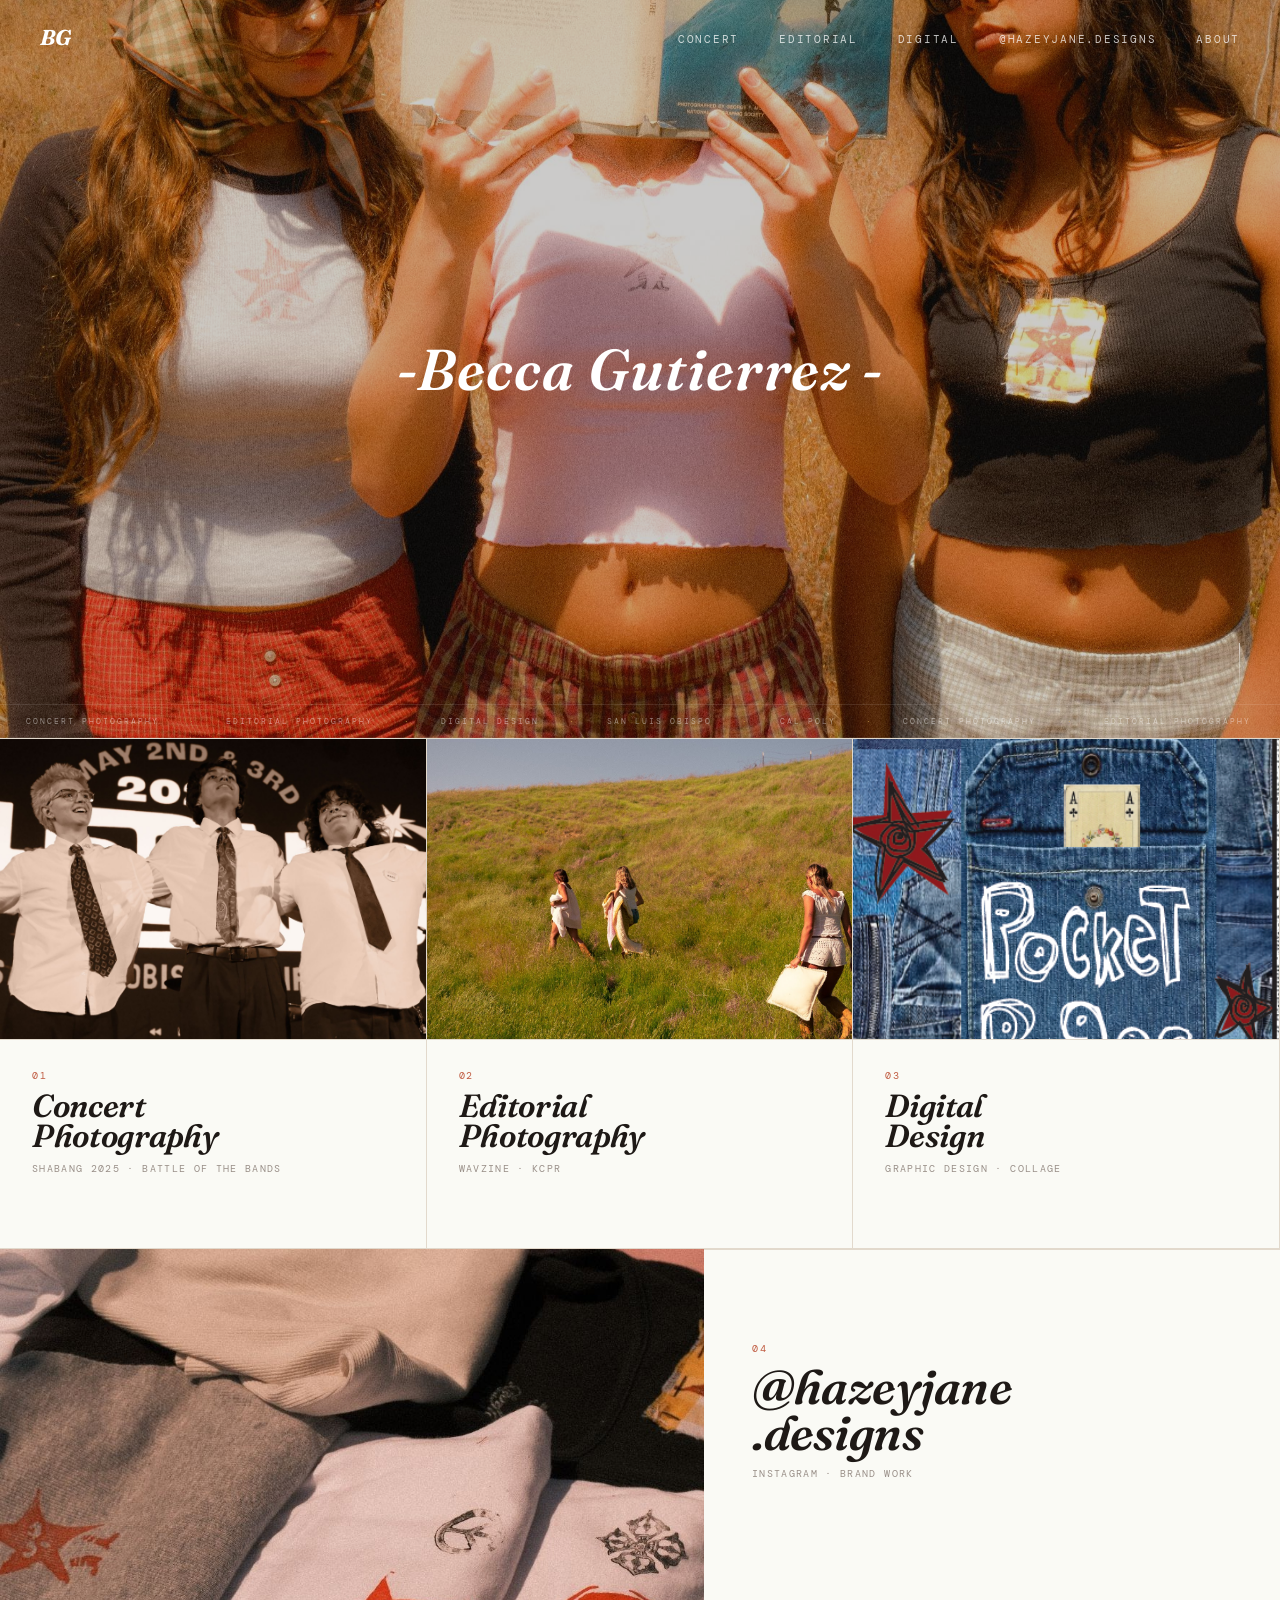
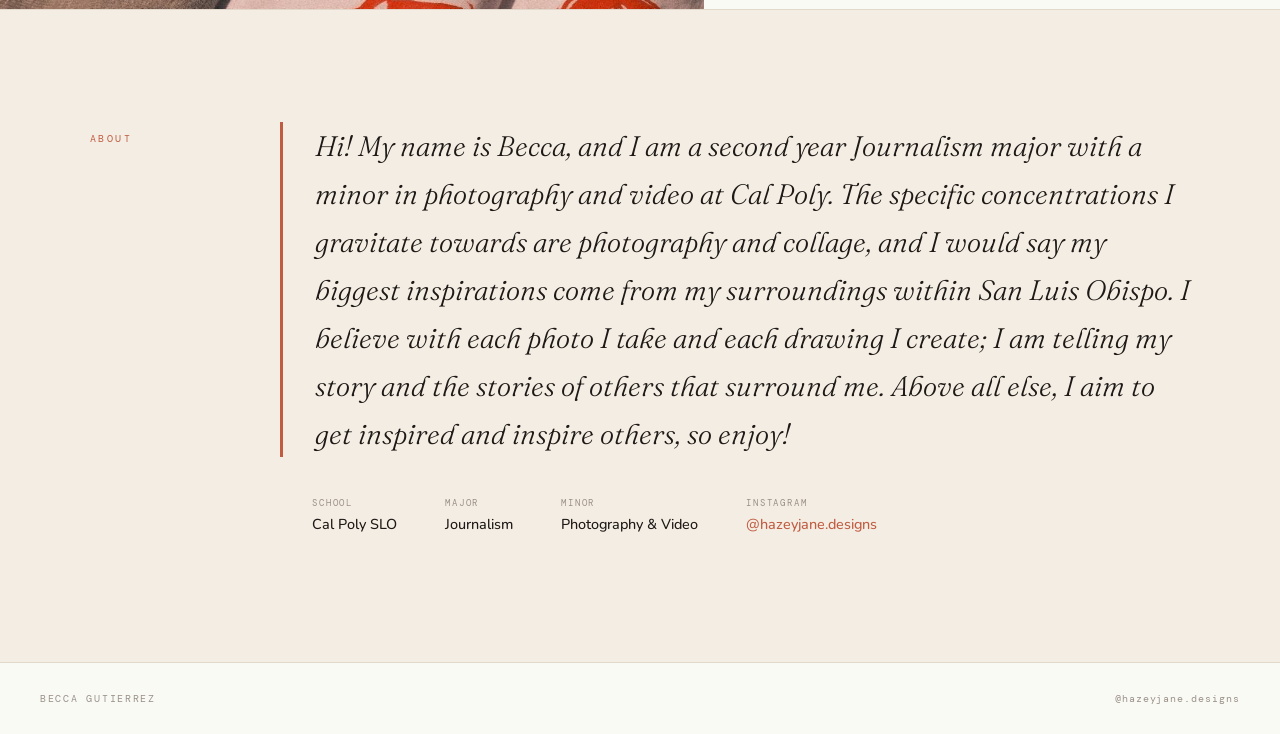
<file: index.html>
<!DOCTYPE html>
<html lang="en">
<head>
    <meta charset="UTF-8">
    <meta name="viewport" content="width=device-width, initial-scale=1.0">
    <title>Becca Gutierrez</title>
    <link rel="preconnect" href="https://fonts.googleapis.com">
    <link rel="preconnect" href="https://fonts.gstatic.com" crossorigin>
    <link href="https://fonts.googleapis.com/css2?family=Fraunces:ital,opsz,wght@0,9..144,300;0,9..144,600;0,9..144,700;1,9..144,300;1,9..144,600;1,9..144,700&family=Nunito:wght@300;400;500&family=DM+Mono:wght@300;400&display=swap" rel="stylesheet">
    <link rel="stylesheet" href="style.css">
</head>
<body>
    <nav class="nav hero-top" id="nav">
        <a href="index.html" class="nav-logo">BG</a>
        <ul class="nav-links">
            <li><a href="concert.html">Concert</a></li>
            <li><a href="editorial.html">Editorial</a></li>
            <li><a href="design.html">Digital</a></li>
            <li><a href="hazeyjane.html">@hazeyjane.designs</a></li>
            <li><a href="#about">About</a></li>
        </ul>
    </nav>

    <section class="hero">
        <div class="hero-bg" style="background-image: url('images/hazeyjane/front-cover.jpg')"></div>
        <div class="hero-overlay"></div>
        <div class="hero-content">
            <h1 class="hero-name">-Becca Gutierrez -</h1>
        </div>
        <div class="hero-ticker">
            <div class="ticker-track">
                <span>Concert Photography</span><span class="sep">&middot;</span>
                <span>Editorial Photography</span><span class="sep">&middot;</span>
                <span>Digital Design</span><span class="sep">&middot;</span>
                <span>San Luis Obispo</span><span class="sep">&middot;</span>
                <span>Cal Poly</span><span class="sep">&middot;</span>
                <span>Concert Photography</span><span class="sep">&middot;</span>
                <span>Editorial Photography</span><span class="sep">&middot;</span>
                <span>Digital Design</span><span class="sep">&middot;</span>
                <span>San Luis Obispo</span><span class="sep">&middot;</span>
                <span>Cal Poly</span><span class="sep">&middot;</span>
                <span>Concert Photography</span><span class="sep">&middot;</span>
                <span>Editorial Photography</span><span class="sep">&middot;</span>
                <span>Digital Design</span><span class="sep">&middot;</span>
                <span>San Luis Obispo</span><span class="sep">&middot;</span>
                <span>Cal Poly</span><span class="sep">&middot;</span>
                <span>Concert Photography</span><span class="sep">&middot;</span>
                <span>Editorial Photography</span><span class="sep">&middot;</span>
                <span>Digital Design</span><span class="sep">&middot;</span>
                <span>San Luis Obispo</span><span class="sep">&middot;</span>
                <span>Cal Poly</span><span class="sep">&middot;</span>
            </div>
        </div>
        <div class="hero-scroll-indicator">
            <div class="scroll-line"></div>
        </div>
    </section>

    <section class="index-work">
        <a href="concert.html" class="work-card reveal" style="--d:0ms">
            <figure class="card-thumb">
                <img src="Concert Photo cover.jpg" alt="Concert Photography" loading="lazy">
            </figure>
            <div class="card-body">
                <span class="card-num">01</span>
                <h2 class="card-title">Concert<br>Photography</h2>
                <p class="card-sub">Shabang 2025 &middot; Battle of the Bands</p>
                <span class="card-cta">View work ↗</span>
            </div>
        </a>
        <a href="editorial.html" class="work-card reveal" style="--d:120ms">
            <figure class="card-thumb">
                <img src="Editorial Photo Cover.jpg" alt="Editorial Photography" loading="lazy">
            </figure>
            <div class="card-body">
                <span class="card-num">02</span>
                <h2 class="card-title">Editorial<br>Photography</h2>
                <p class="card-sub">WavZine &middot; KCPR</p>
                <span class="card-cta">View work ↗</span>
            </div>
        </a>
        <a href="design.html" class="work-card reveal" style="--d:240ms">
            <figure class="card-thumb">
                <img src="Digital Design Cover.png" alt="Digital Design" loading="lazy">
            </figure>
            <div class="card-body">
                <span class="card-num">03</span>
                <h2 class="card-title">Digital<br>Design</h2>
                <p class="card-sub">Graphic design &middot; Collage</p>
                <span class="card-cta">View work ↗</span>
            </div>
        </a>
        <a href="hazeyjane.html" class="work-card reveal" style="--d:360ms">
            <figure class="card-thumb">
                <img src="Hazy Jane design cover.jpg" alt="@hazeyjane.designs" loading="lazy">
            </figure>
            <div class="card-body">
                <span class="card-num">04</span>
                <h2 class="card-title">@hazeyjane<br>.designs</h2>
                <p class="card-sub">Instagram &middot; Brand work</p>
                <span class="card-cta">View work ↗</span>
            </div>
        </a>
    </section>

    <section class="about-section" id="about">
        <div class="about-inner">
            <div class="about-label reveal">About</div>
            <blockquote class="about-quote reveal" style="--d:80ms">
                Hi! My name is Becca, and I am a second year Journalism major with a minor in photography and video at Cal Poly. The specific concentrations I gravitate towards are photography and collage, and I would say my biggest inspirations come from my surroundings within San Luis Obispo. I believe with each photo I take and each drawing I create; I am telling my story and the stories of others that surround me. Above all else, I aim to get inspired and inspire others, so enjoy!
            </blockquote>
            <dl class="about-facts reveal" style="--d:160ms">
                <div class="fact">
                    <dt>School</dt>
                    <dd>Cal Poly SLO</dd>
                </div>
                <div class="fact">
                    <dt>Major</dt>
                    <dd>Journalism</dd>
                </div>
                <div class="fact">
                    <dt>Minor</dt>
                    <dd>Photography &amp; Video</dd>
                </div>
                <div class="fact">
                    <dt>Instagram</dt>
                    <dd><a href="https://instagram.com/hazeyjane.designs" target="_blank" rel="noopener">@hazeyjane.designs</a></dd>
                </div>
            </dl>
        </div>
    </section>

    <footer class="site-footer">
        <span class="footer-name">Becca Gutierrez</span>
        <a href="https://instagram.com/hazeyjane.designs" target="_blank" rel="noopener" class="footer-ig">@hazeyjane.designs</a>
    </footer>

    <script src="script.js"></script>
</body>
</html>
</file>
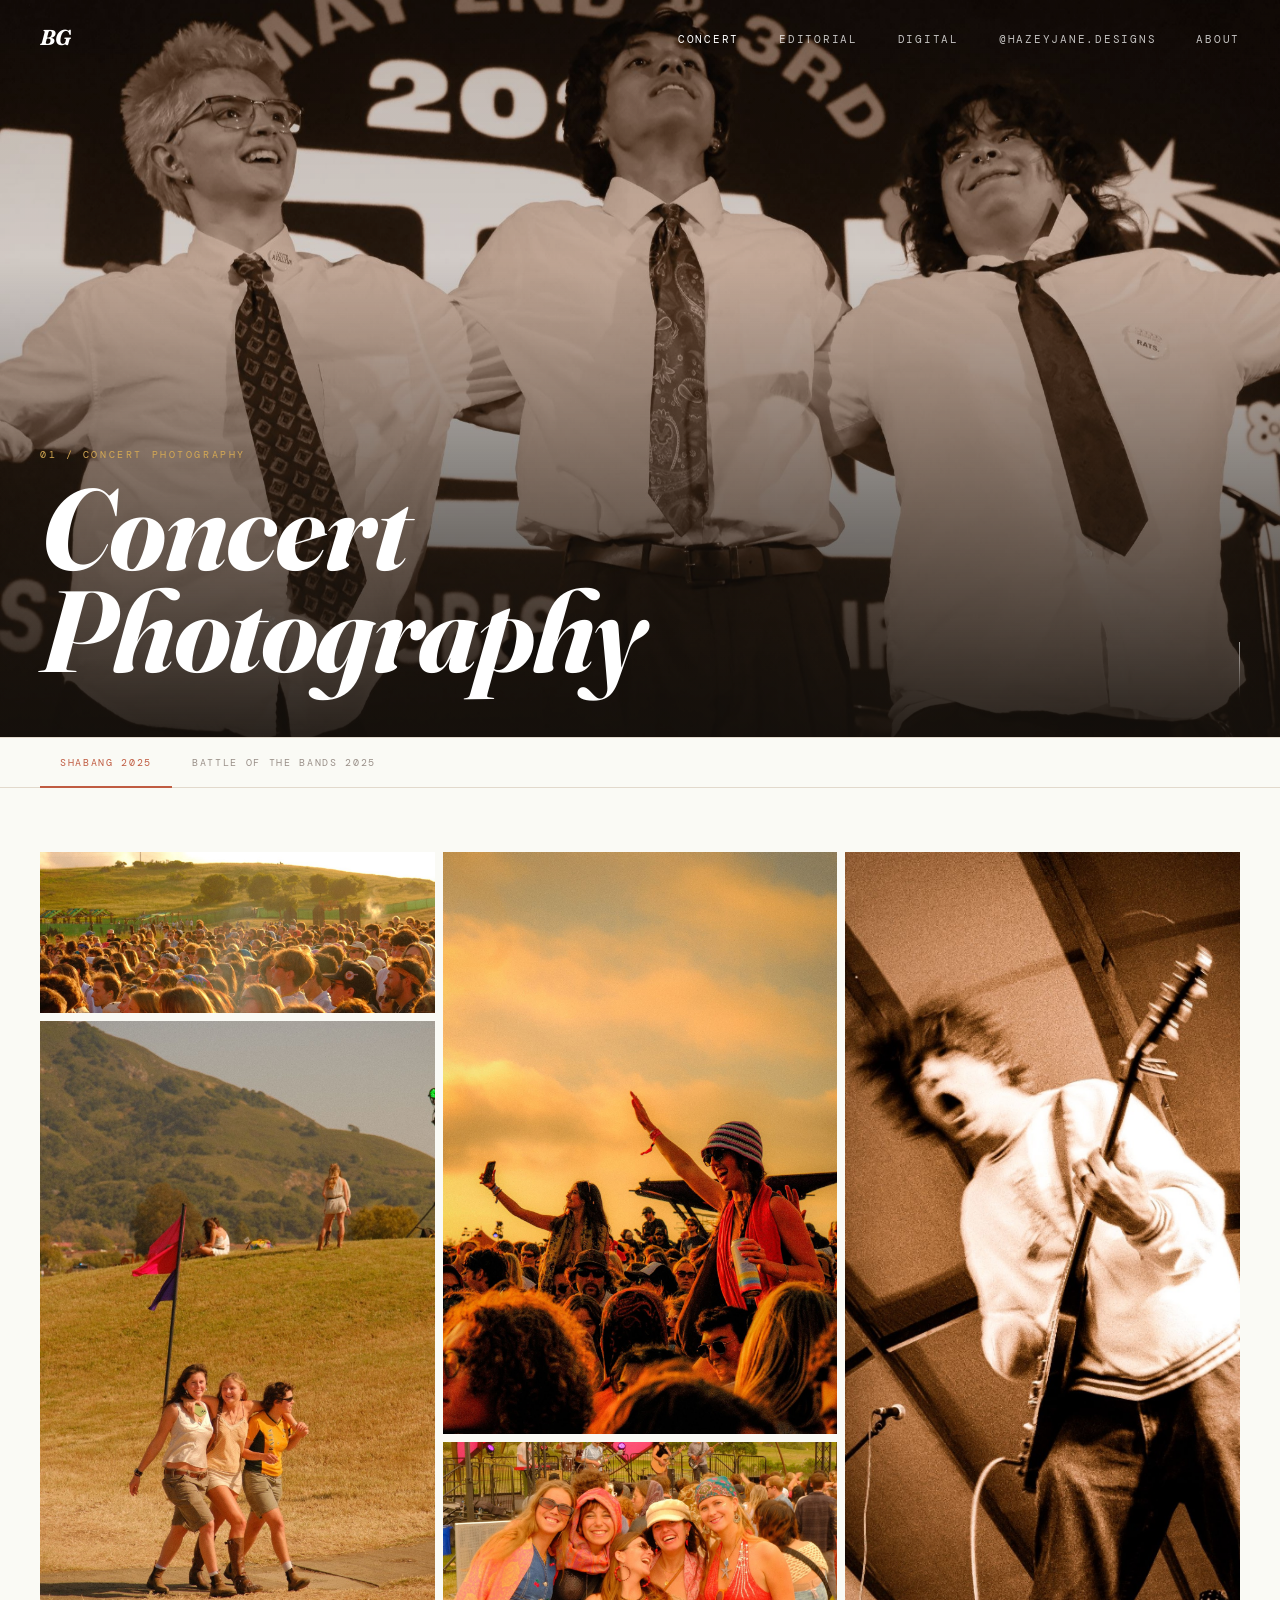
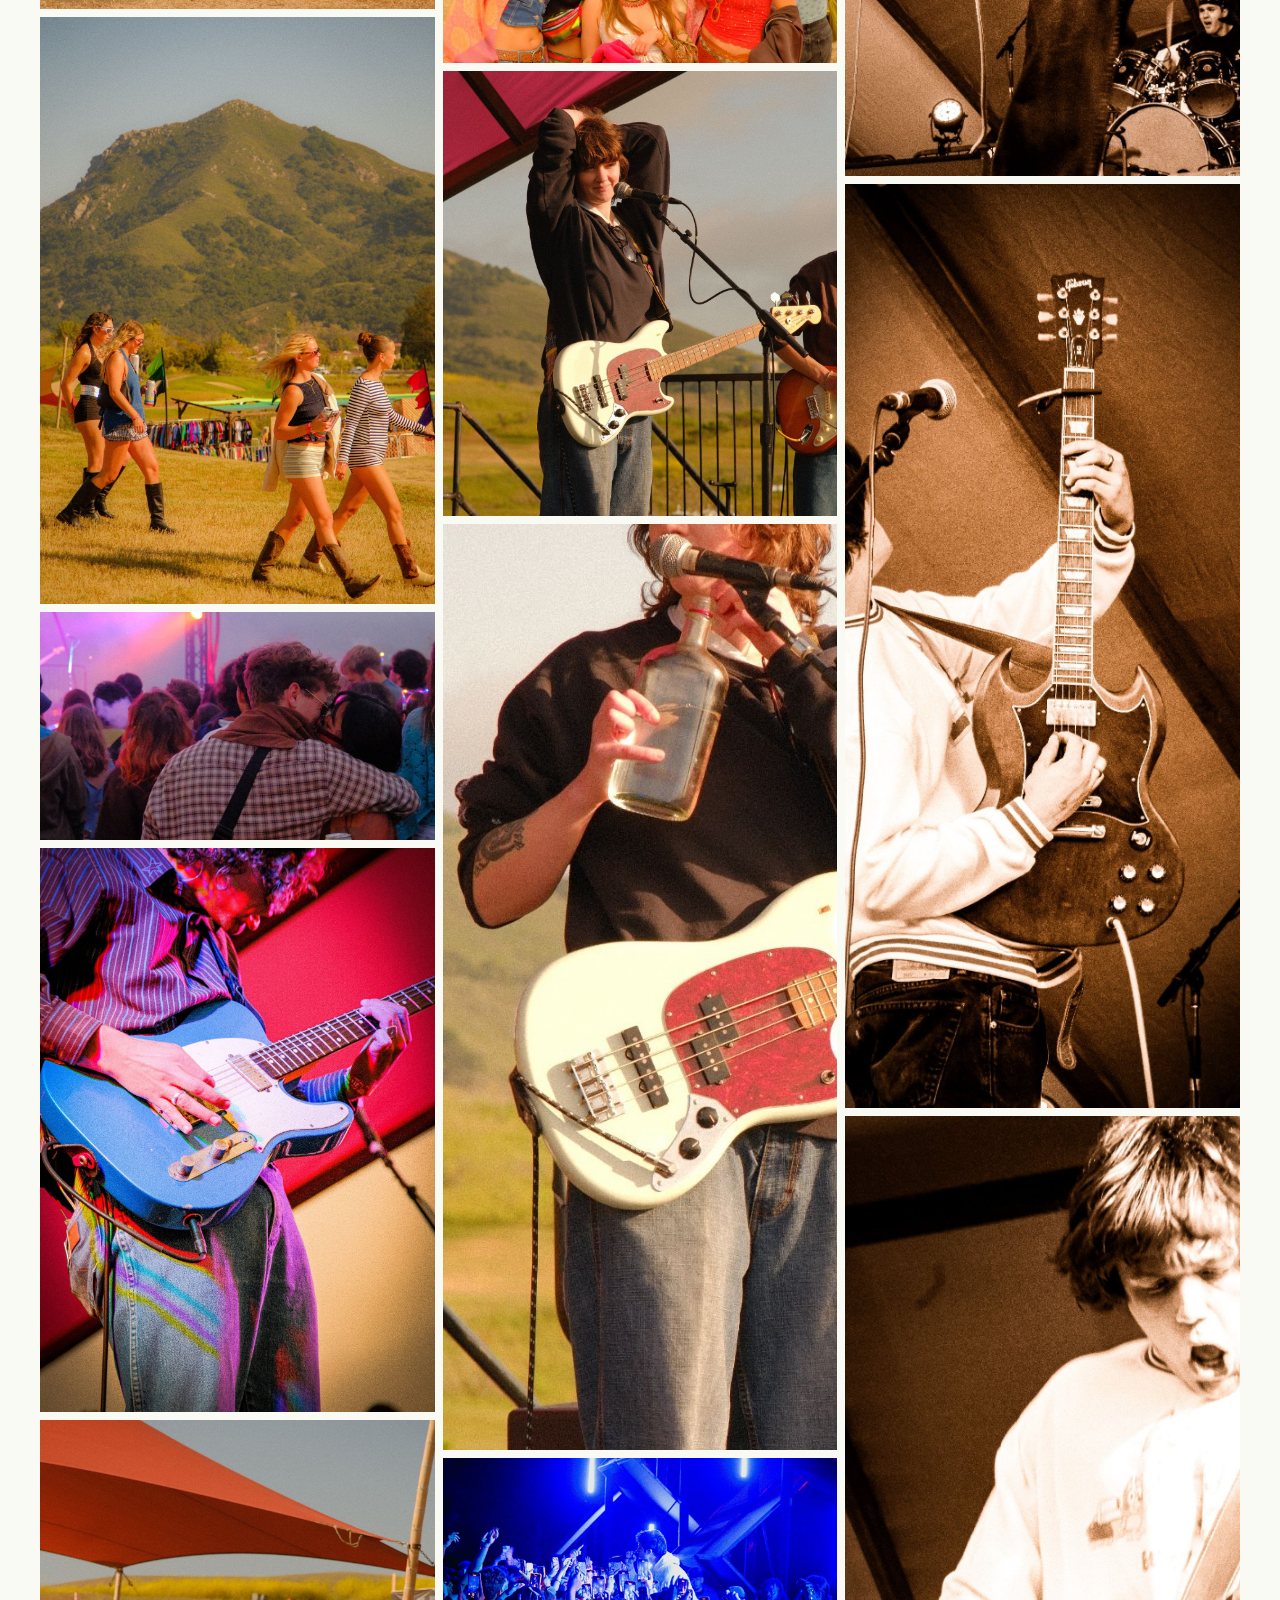
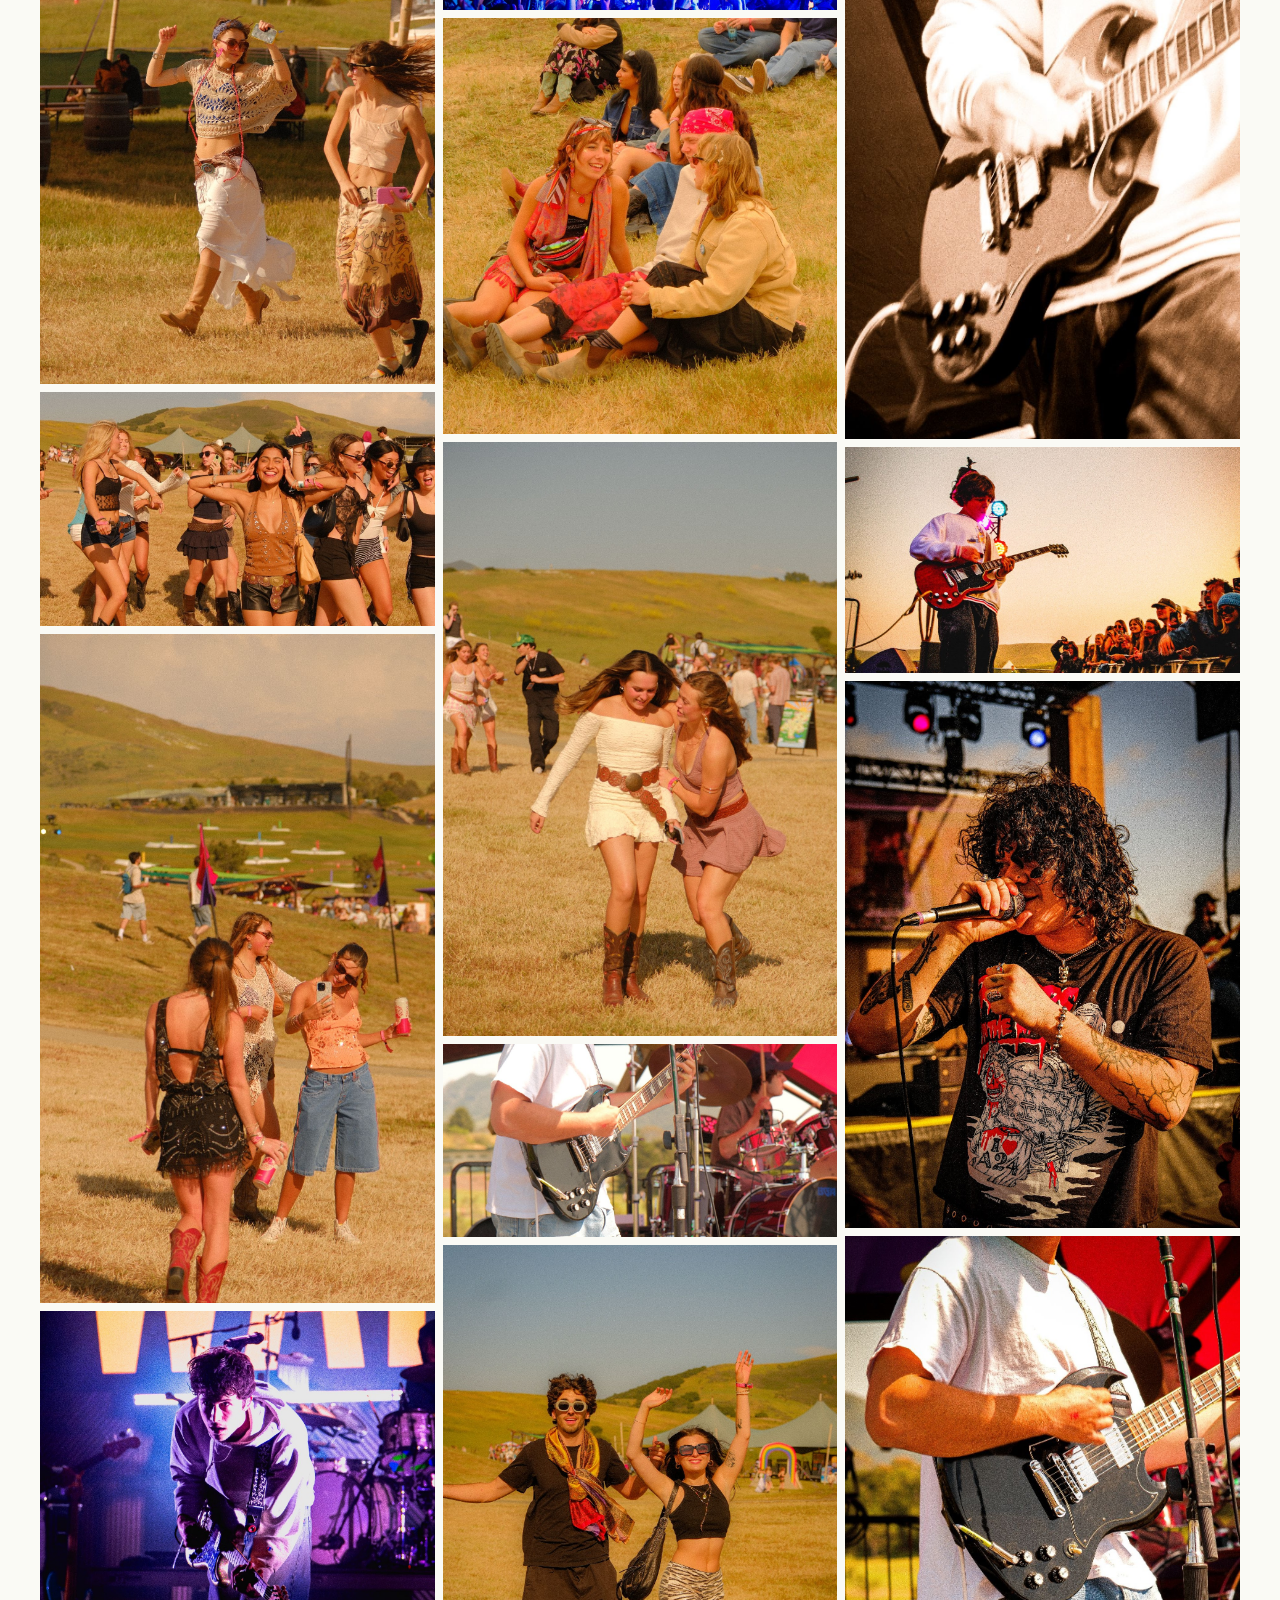
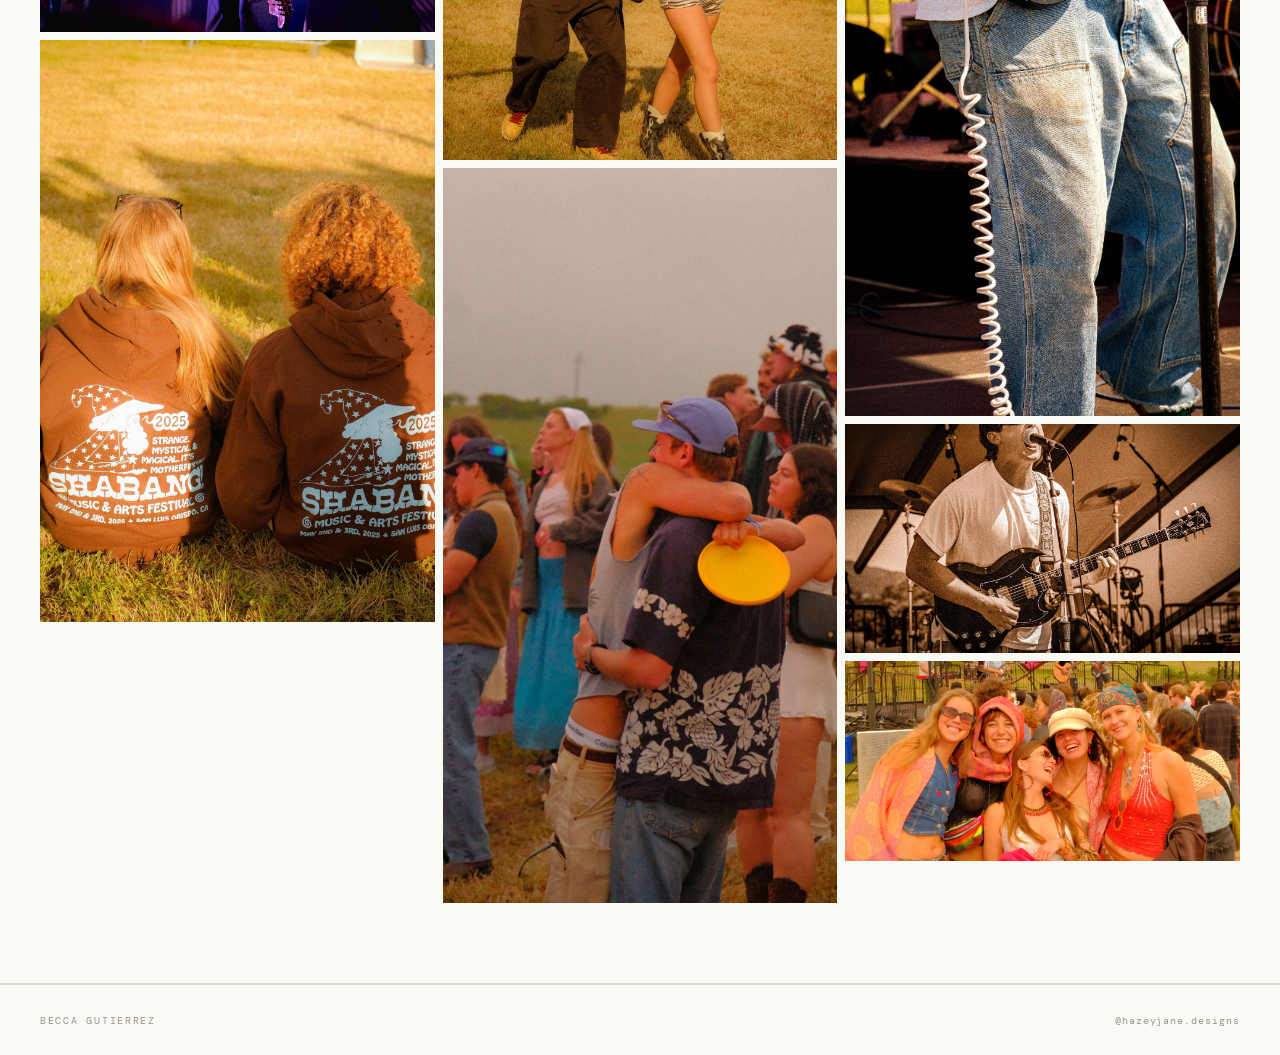
<file: concert.html>
﻿<!DOCTYPE html>
<html lang="en">
<head>
    <meta charset="UTF-8">
    <meta name="viewport" content="width=device-width, initial-scale=1.0">
    <title>Concert Photography — Becca Gutierrez</title>
    <link rel="preconnect" href="https://fonts.googleapis.com">
    <link rel="preconnect" href="https://fonts.gstatic.com" crossorigin>
    <link href="https://fonts.googleapis.com/css2?family=Fraunces:ital,opsz,wght@0,9..144,300;0,9..144,600;0,9..144,700;1,9..144,300;1,9..144,600;1,9..144,700&family=Nunito:wght@300;400;500&family=DM+Mono:wght@300;400&display=swap" rel="stylesheet">
    <link rel="stylesheet" href="style.css">
</head>
<body>
    <nav class="nav hero-top" id="nav">
        <a href="index.html" class="nav-logo">BG</a>
        <ul class="nav-links">
            <li><a href="concert.html" class="active">Concert</a></li>
            <li><a href="editorial.html">Editorial</a></li>
            <li><a href="design.html">Digital</a></li>
            <li><a href="hazeyjane.html">@hazeyjane.designs</a></li>
            <li><a href="index.html#about">About</a></li>
        </ul>
    </nav>

    <header class="page-hero" style="--page-bg: url('Concert Photo cover.jpg')">
        <div class="page-hero-bg"></div>
        <div class="page-hero-overlay"></div>
        <div class="page-hero-content">
            <p class="page-eyebrow">01 / Concert Photography</p>
            <h1 class="page-title">Concert<br>Photography</h1>
        </div>
        <div class="hero-scroll-indicator">
            <div class="scroll-line"></div>
        </div>
    </header>

    <div class="tab-group" data-group="concert">
        <button class="tab-btn active" data-target="shabang">Shabang 2025</button>
        <button class="tab-btn" data-target="botb">Battle of the Bands 2025</button>
    </div>

    <section class="gallery-section" id="shabang" data-tab-group="concert">
        <div class="gallery-grid">
            <div class="gallery-item"><img src="images/concert/unnamed.jpg" alt="Shabang 2025" loading="lazy"></div>
            <div class="gallery-item"><img src="images/concert/unnamed(1).jpg" alt="Shabang 2025" loading="lazy"></div>
            <div class="gallery-item"><img src="images/concert/unnamed(2).jpg" alt="Shabang 2025" loading="lazy"></div>
            <div class="gallery-item"><img src="images/concert/unnamed(3).jpg" alt="Shabang 2025" loading="lazy"></div>
            <div class="gallery-item"><img src="images/concert/unnamed(4).jpg" alt="Shabang 2025" loading="lazy"></div>
            <div class="gallery-item"><img src="images/concert/unnamed(5).jpg" alt="Shabang 2025" loading="lazy"></div>
            <div class="gallery-item"><img src="images/concert/unnamed(6).jpg" alt="Shabang 2025" loading="lazy"></div>
            <div class="gallery-item"><img src="images/concert/unnamed(7).jpg" alt="Shabang 2025" loading="lazy"></div>
            <div class="gallery-item"><img src="images/concert/unnamed(8).jpg" alt="Shabang 2025" loading="lazy"></div>
            <div class="gallery-item"><img src="images/concert/unnamed(9).jpg" alt="Shabang 2025" loading="lazy"></div>
            <div class="gallery-item"><img src="images/concert/unnamed(10).jpg" alt="Shabang 2025" loading="lazy"></div>
            <div class="gallery-item"><img src="images/concert/unnamed(11).jpg" alt="Shabang 2025" loading="lazy"></div>
            <div class="gallery-item"><img src="images/concert/unnamed(12).jpg" alt="Shabang 2025" loading="lazy"></div>
            <div class="gallery-item"><img src="images/concert/unnamed(13).jpg" alt="Shabang 2025" loading="lazy"></div>
            <div class="gallery-item"><img src="images/concert/unnamed(14).jpg" alt="Shabang 2025" loading="lazy"></div>
            <div class="gallery-item"><img src="images/concert/unnamed(15).jpg" alt="Shabang 2025" loading="lazy"></div>
            <div class="gallery-item"><img src="images/concert/unnamed(16).jpg" alt="Shabang 2025" loading="lazy"></div>
            <div class="gallery-item"><img src="images/concert/unnamed(17).jpg" alt="Shabang 2025" loading="lazy"></div>
            <div class="gallery-item"><img src="images/concert/unnamed(18).jpg" alt="Shabang 2025" loading="lazy"></div>
            <div class="gallery-item"><img src="images/concert/unnamed(19).jpg" alt="Shabang 2025" loading="lazy"></div>
            <div class="gallery-item"><img src="images/concert/unnamed(20).jpg" alt="Shabang 2025" loading="lazy"></div>
            <div class="gallery-item"><img src="images/concert/unnamed(21).jpg" alt="Shabang 2025" loading="lazy"></div>
            <div class="gallery-item"><img src="images/concert/unnamed(22).jpg" alt="Shabang 2025" loading="lazy"></div>
            <div class="gallery-item"><img src="images/concert/unnamed(23).jpg" alt="Shabang 2025" loading="lazy"></div>
            <div class="gallery-item"><img src="images/concert/unnamed(24).jpg" alt="Shabang 2025" loading="lazy"></div>
            <div class="gallery-item"><img src="images/concert/unnamed(25).jpg" alt="Shabang 2025" loading="lazy"></div>
            <div class="gallery-item"><img src="images/concert/unnamed(26).jpg" alt="Shabang 2025" loading="lazy"></div>
            <div class="gallery-item"><img src="images/botb/unnamed.jpg" alt="Shabang 2025" loading="lazy"></div>
        </div>
    </section>

    <section class="gallery-section" id="botb" data-tab-group="concert">
        <div class="gallery-grid">
            <div class="gallery-item"><img src="images/botb/unnamed(1).jpg" alt="Battle of the Bands 2025" loading="lazy"></div>
            <div class="gallery-item"><img src="images/botb/unnamed(2).jpg" alt="Battle of the Bands 2025" loading="lazy"></div>
            <div class="gallery-item"><img src="images/botb/unnamed(3).jpg" alt="Battle of the Bands 2025" loading="lazy"></div>
            <div class="gallery-item"><img src="images/botb/unnamed(4).jpg" alt="Battle of the Bands 2025" loading="lazy"></div>
            <div class="gallery-item"><img src="images/botb/unnamed(5).jpg" alt="Battle of the Bands 2025" loading="lazy"></div>
            <div class="gallery-item"><img src="images/botb/unnamed(6).jpg" alt="Battle of the Bands 2025" loading="lazy"></div>
            <div class="gallery-item"><img src="images/botb/unnamed(7).jpg" alt="Battle of the Bands 2025" loading="lazy"></div>
            <div class="gallery-item"><img src="images/botb/unnamed(8).jpg" alt="Battle of the Bands 2025" loading="lazy"></div>
            <div class="gallery-item"><img src="images/botb/unnamed(9).jpg" alt="Battle of the Bands 2025" loading="lazy"></div>
            <div class="gallery-item"><img src="images/botb/unnamed(10).jpg" alt="Battle of the Bands 2025" loading="lazy"></div>
            <div class="gallery-item"><img src="images/botb/unnamed(11).jpg" alt="Battle of the Bands 2025" loading="lazy"></div>
            <div class="gallery-item"><img src="images/botb/unnamed(12).jpg" alt="Battle of the Bands 2025" loading="lazy"></div>
            <div class="gallery-item"><img src="images/botb/unnamed(13).jpg" alt="Battle of the Bands 2025" loading="lazy"></div>
            <div class="gallery-item"><img src="images/botb/unnamed(14).jpg" alt="Battle of the Bands 2025" loading="lazy"></div>
            <div class="gallery-item"><img src="images/botb/unnamed(15).jpg" alt="Battle of the Bands 2025" loading="lazy"></div>
            <div class="gallery-item"><img src="images/botb/unnamed(16).jpg" alt="Battle of the Bands 2025" loading="lazy"></div>
            <div class="gallery-item"><img src="images/botb/unnamed(17).jpg" alt="Battle of the Bands 2025" loading="lazy"></div>
            <div class="gallery-item"><img src="images/botb/unnamed(18).jpg" alt="Battle of the Bands 2025" loading="lazy"></div>
            <div class="gallery-item"><img src="images/botb/unnamed(19).jpg" alt="Battle of the Bands 2025" loading="lazy"></div>
            <div class="gallery-item"><img src="images/botb/unnamed(20).jpg" alt="Battle of the Bands 2025" loading="lazy"></div>
            <div class="gallery-item"><img src="images/botb/unnamed(21).jpg" alt="Battle of the Bands 2025" loading="lazy"></div>
            <div class="gallery-item"><img src="images/botb/unnamed(22).jpg" alt="Battle of the Bands 2025" loading="lazy"></div>
            <div class="gallery-item"><img src="images/botb/unnamed(23).jpg" alt="Battle of the Bands 2025" loading="lazy"></div>
            <div class="gallery-item"><img src="images/botb/unnamed(24).jpg" alt="Battle of the Bands 2025" loading="lazy"></div>
            <div class="gallery-item"><img src="images/botb/unnamed(25).jpg" alt="Battle of the Bands 2025" loading="lazy"></div>
            <div class="gallery-item"><img src="images/botb/unnamed(26).jpg" alt="Battle of the Bands 2025" loading="lazy"></div>
            <div class="gallery-item"><img src="images/botb/unnamed(27).jpg" alt="Battle of the Bands 2025" loading="lazy"></div>
            <div class="gallery-item"><img src="images/botb/unnamed(28).jpg" alt="Battle of the Bands 2025" loading="lazy"></div>
            <div class="gallery-item"><img src="images/botb/unnamed(29).jpg" alt="Battle of the Bands 2025" loading="lazy"></div>
            <div class="gallery-item"><img src="images/botb/unnamed(30).jpg" alt="Battle of the Bands 2025" loading="lazy"></div>
            <div class="gallery-item"><img src="images/botb/unnamed(31).jpg" alt="Battle of the Bands 2025" loading="lazy"></div>
            <div class="gallery-item"><img src="images/botb/unnamed(32).jpg" alt="Battle of the Bands 2025" loading="lazy"></div>
            <div class="gallery-item"><img src="images/botb/unnamed(33).jpg" alt="Battle of the Bands 2025" loading="lazy"></div>
            <div class="gallery-item"><img src="images/botb/unnamed(34).jpg" alt="Battle of the Bands 2025" loading="lazy"></div>
            <div class="gallery-item"><img src="images/botb/unnamed(35).jpg" alt="Battle of the Bands 2025" loading="lazy"></div>
            <div class="gallery-item"><img src="images/botb/unnamed(36).jpg" alt="Battle of the Bands 2025" loading="lazy"></div>
            <div class="gallery-item"><img src="images/botb/unnamed(37).jpg" alt="Battle of the Bands 2025" loading="lazy"></div>
            <div class="gallery-item"><img src="images/botb/unnamed(38).jpg" alt="Battle of the Bands 2025" loading="lazy"></div>
            <div class="gallery-item"><img src="images/botb/unnamed(39).jpg" alt="Battle of the Bands 2025" loading="lazy"></div>
            <div class="gallery-item"><img src="images/botb/unnamed(40).jpg" alt="Battle of the Bands 2025" loading="lazy"></div>
            <div class="gallery-item"><img src="images/botb/unnamed(41).jpg" alt="Battle of the Bands 2025" loading="lazy"></div>
            <div class="gallery-item"><img src="images/botb/unnamed(42).jpg" alt="Battle of the Bands 2025" loading="lazy"></div>
            <div class="gallery-item"><img src="images/botb/unnamed(43).jpg" alt="Battle of the Bands 2025" loading="lazy"></div>
            <div class="gallery-item"><img src="images/botb/unnamed(44).jpg" alt="Battle of the Bands 2025" loading="lazy"></div>
            <div class="gallery-item"><img src="images/botb/unnamed(45).jpg" alt="Battle of the Bands 2025" loading="lazy"></div>
            <div class="gallery-item"><img src="images/botb/unnamed(46).jpg" alt="Battle of the Bands 2025" loading="lazy"></div>
            <div class="gallery-item"><img src="images/botb/unnamed(47).jpg" alt="Battle of the Bands 2025" loading="lazy"></div>
            <div class="gallery-item"><img src="images/botb/unnamed(48).jpg" alt="Battle of the Bands 2025" loading="lazy"></div>
            <div class="gallery-item"><img src="images/botb/unnamed(49).jpg" alt="Battle of the Bands 2025" loading="lazy"></div>
            <div class="gallery-item"><img src="images/botb/unnamed(50).jpg" alt="Battle of the Bands 2025" loading="lazy"></div>
            <div class="gallery-item"><img src="images/botb/unnamed(51).jpg" alt="Battle of the Bands 2025" loading="lazy"></div>
            <div class="gallery-item"><img src="images/botb/unnamed(52).jpg" alt="Battle of the Bands 2025" loading="lazy"></div>
            <div class="gallery-item"><img src="images/botb/unnamed(53).jpg" alt="Battle of the Bands 2025" loading="lazy"></div>
            <div class="gallery-item"><img src="images/botb/unnamed(54).jpg" alt="Battle of the Bands 2025" loading="lazy"></div>
            <div class="gallery-item"><img src="images/botb/unnamed(55).jpg" alt="Battle of the Bands 2025" loading="lazy"></div>
            <div class="gallery-item"><img src="images/botb/unnamed(56).jpg" alt="Battle of the Bands 2025" loading="lazy"></div>
            <div class="gallery-item"><img src="images/botb/unnamed(57).jpg" alt="Battle of the Bands 2025" loading="lazy"></div>
            <div class="gallery-item"><img src="images/botb/unnamed(58).jpg" alt="Battle of the Bands 2025" loading="lazy"></div>
            <div class="gallery-item"><img src="images/botb/unnamed(59).jpg" alt="Battle of the Bands 2025" loading="lazy"></div>
            <div class="gallery-item"><img src="images/botb/unnamed(60).jpg" alt="Battle of the Bands 2025" loading="lazy"></div>
            <div class="gallery-item"><img src="images/botb/unnamed(61).jpg" alt="Battle of the Bands 2025" loading="lazy"></div>
            <div class="gallery-item"><img src="images/botb/unnamed(62).jpg" alt="Battle of the Bands 2025" loading="lazy"></div>
            <div class="gallery-item"><img src="images/botb/unnamed(63).jpg" alt="Battle of the Bands 2025" loading="lazy"></div>
            <div class="gallery-item"><img src="images/botb/unnamed(64).jpg" alt="Battle of the Bands 2025" loading="lazy"></div>
            <div class="gallery-item"><img src="images/botb/unnamed(65).jpg" alt="Battle of the Bands 2025" loading="lazy"></div>
            <div class="gallery-item"><img src="images/botb/unnamed(66).jpg" alt="Battle of the Bands 2025" loading="lazy"></div>
            <div class="gallery-item"><img src="images/botb/unnamed(67).jpg" alt="Battle of the Bands 2025" loading="lazy"></div>
            <div class="gallery-item"><img src="images/botb/unnamed(68).jpg" alt="Battle of the Bands 2025" loading="lazy"></div>
            <div class="gallery-item"><img src="images/botb/unnamed(69).jpg" alt="Battle of the Bands 2025" loading="lazy"></div>
            <div class="gallery-item"><img src="images/botb/unnamed(70).jpg" alt="Battle of the Bands 2025" loading="lazy"></div>
            <div class="gallery-item"><img src="images/botb/unnamed(71).jpg" alt="Battle of the Bands 2025" loading="lazy"></div>
            <div class="gallery-item"><img src="images/botb/unnamed(72).jpg" alt="Battle of the Bands 2025" loading="lazy"></div>
            <div class="gallery-item"><img src="images/botb/unnamed(73).jpg" alt="Battle of the Bands 2025" loading="lazy"></div>
            <div class="gallery-item"><img src="images/botb/unnamed(74).jpg" alt="Battle of the Bands 2025" loading="lazy"></div>
            <div class="gallery-item"><img src="images/botb/unnamed(75).jpg" alt="Battle of the Bands 2025" loading="lazy"></div>
            <div class="gallery-item"><img src="images/botb/unnamed(76).jpg" alt="Battle of the Bands 2025" loading="lazy"></div>
            <div class="gallery-item"><img src="images/botb/unnamed(77).jpg" alt="Battle of the Bands 2025" loading="lazy"></div>
            <div class="gallery-item"><img src="images/botb/unnamed(78).jpg" alt="Battle of the Bands 2025" loading="lazy"></div>
            <div class="gallery-item"><img src="images/botb/unnamed(79).jpg" alt="Battle of the Bands 2025" loading="lazy"></div>
            <div class="gallery-item"><img src="images/botb/unnamed(80).jpg" alt="Battle of the Bands 2025" loading="lazy"></div>
            <div class="gallery-item"><img src="images/botb/unnamed(81).jpg" alt="Battle of the Bands 2025" loading="lazy"></div>
            <div class="gallery-item"><img src="images/botb/unnamed(82).jpg" alt="Battle of the Bands 2025" loading="lazy"></div>
            <div class="gallery-item"><img src="images/botb/unnamed(83).jpg" alt="Battle of the Bands 2025" loading="lazy"></div>
            <div class="gallery-item"><img src="images/botb/unnamed(84).jpg" alt="Battle of the Bands 2025" loading="lazy"></div>
            <div class="gallery-item"><img src="images/botb/unnamed(85).jpg" alt="Battle of the Bands 2025" loading="lazy"></div>
            <div class="gallery-item"><img src="images/botb/unnamed(86).jpg" alt="Battle of the Bands 2025" loading="lazy"></div>
            <div class="gallery-item"><img src="images/botb/unnamed(87).jpg" alt="Battle of the Bands 2025" loading="lazy"></div>
            <div class="gallery-item"><img src="images/botb/unnamed(88).jpg" alt="Battle of the Bands 2025" loading="lazy"></div>
            <div class="gallery-item"><img src="images/botb/unnamed(89).jpg" alt="Battle of the Bands 2025" loading="lazy"></div>
            <div class="gallery-item"><img src="images/botb/unnamed(90).jpg" alt="Battle of the Bands 2025" loading="lazy"></div>
            <div class="gallery-item"><img src="images/botb/unnamed(91).jpg" alt="Battle of the Bands 2025" loading="lazy"></div>
            <div class="gallery-item"><img src="images/botb/unnamed(92).jpg" alt="Battle of the Bands 2025" loading="lazy"></div>
            <div class="gallery-item"><img src="images/botb/unnamed(93).jpg" alt="Battle of the Bands 2025" loading="lazy"></div>
            <div class="gallery-item"><img src="images/botb/unnamed(94).jpg" alt="Battle of the Bands 2025" loading="lazy"></div>
            <div class="gallery-item"><img src="images/botb/unnamed(95).jpg" alt="Battle of the Bands 2025" loading="lazy"></div>
            <div class="gallery-item"><img src="images/botb/unnamed(96).jpg" alt="Battle of the Bands 2025" loading="lazy"></div>
            <div class="gallery-item"><img src="images/botb/unnamed(97).jpg" alt="Battle of the Bands 2025" loading="lazy"></div>
        </div>
    </section>
    <footer class="site-footer">
        <span class="footer-name">Becca Gutierrez</span>
        <a href="https://instagram.com/hazeyjane.designs" target="_blank" rel="noopener" class="footer-ig">@hazeyjane.designs</a>
    </footer>

    <script src="script.js"></script>
</body>
</html>
</file>
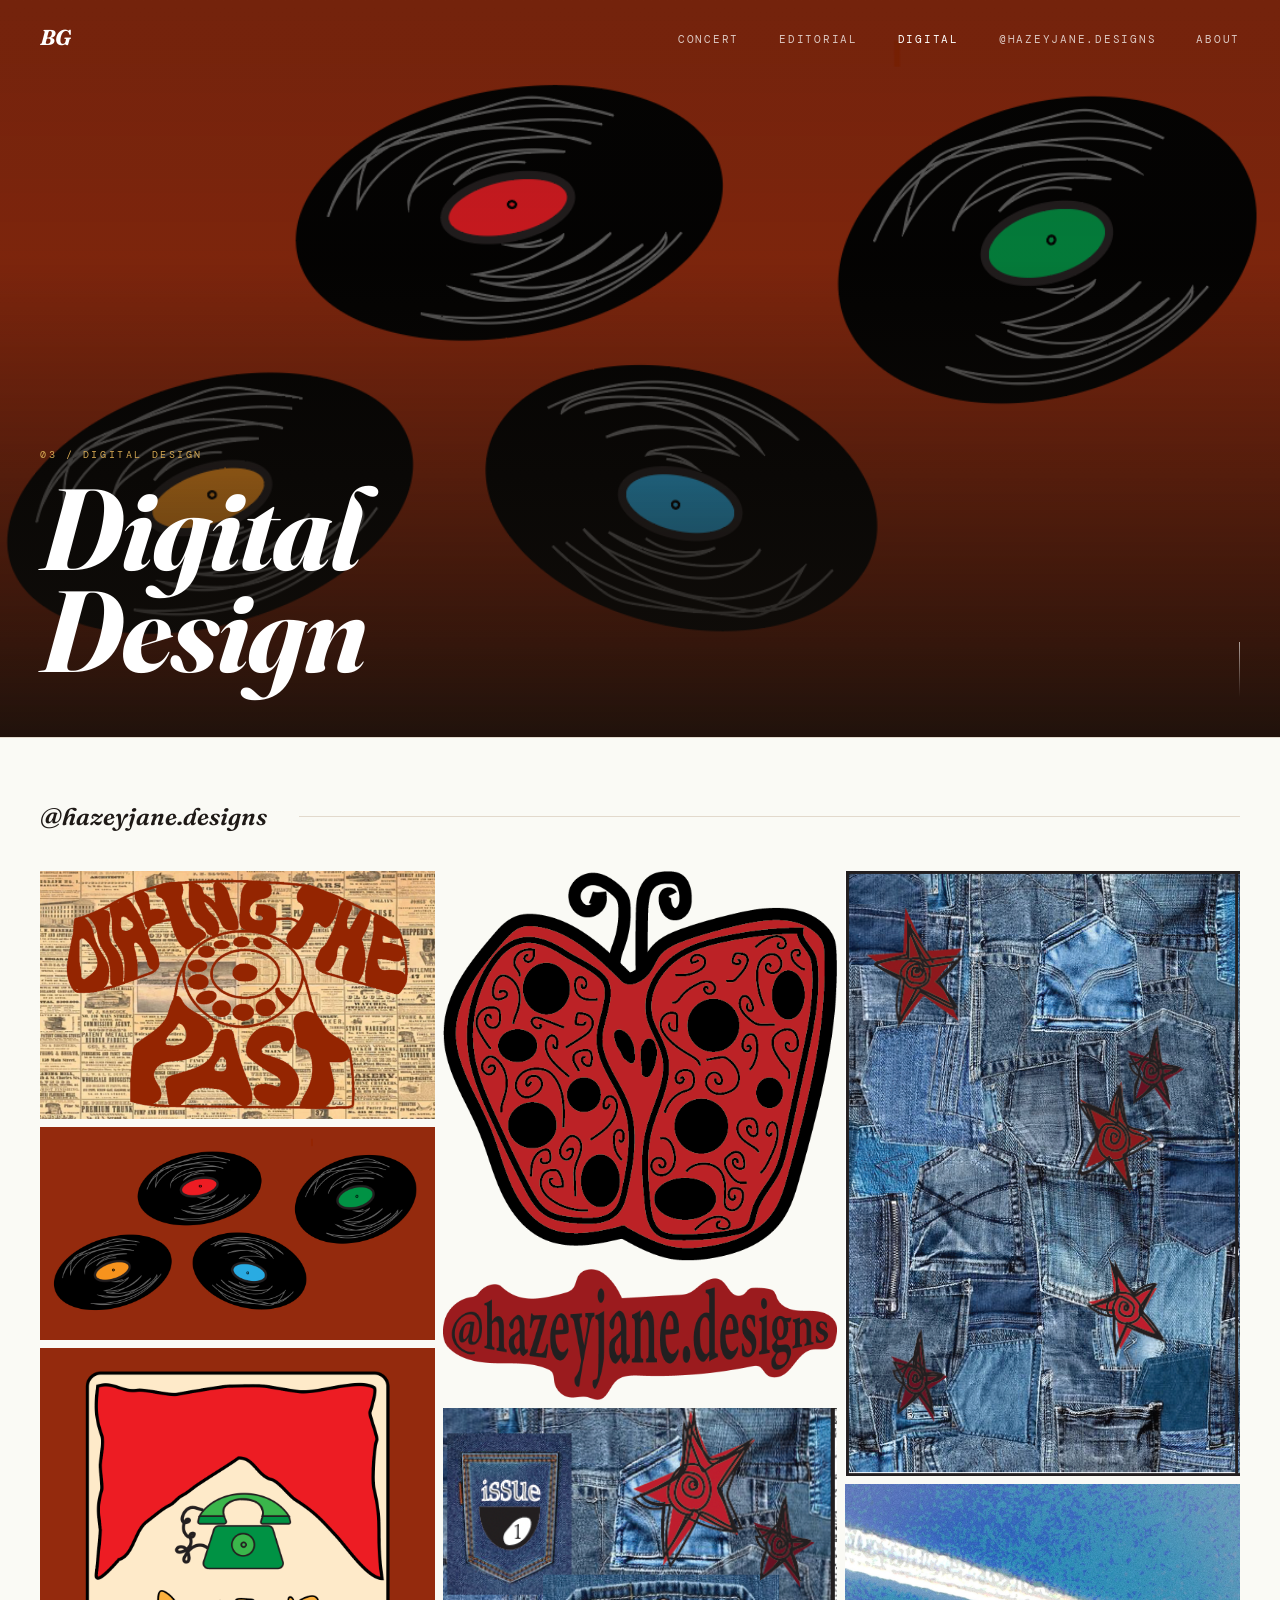
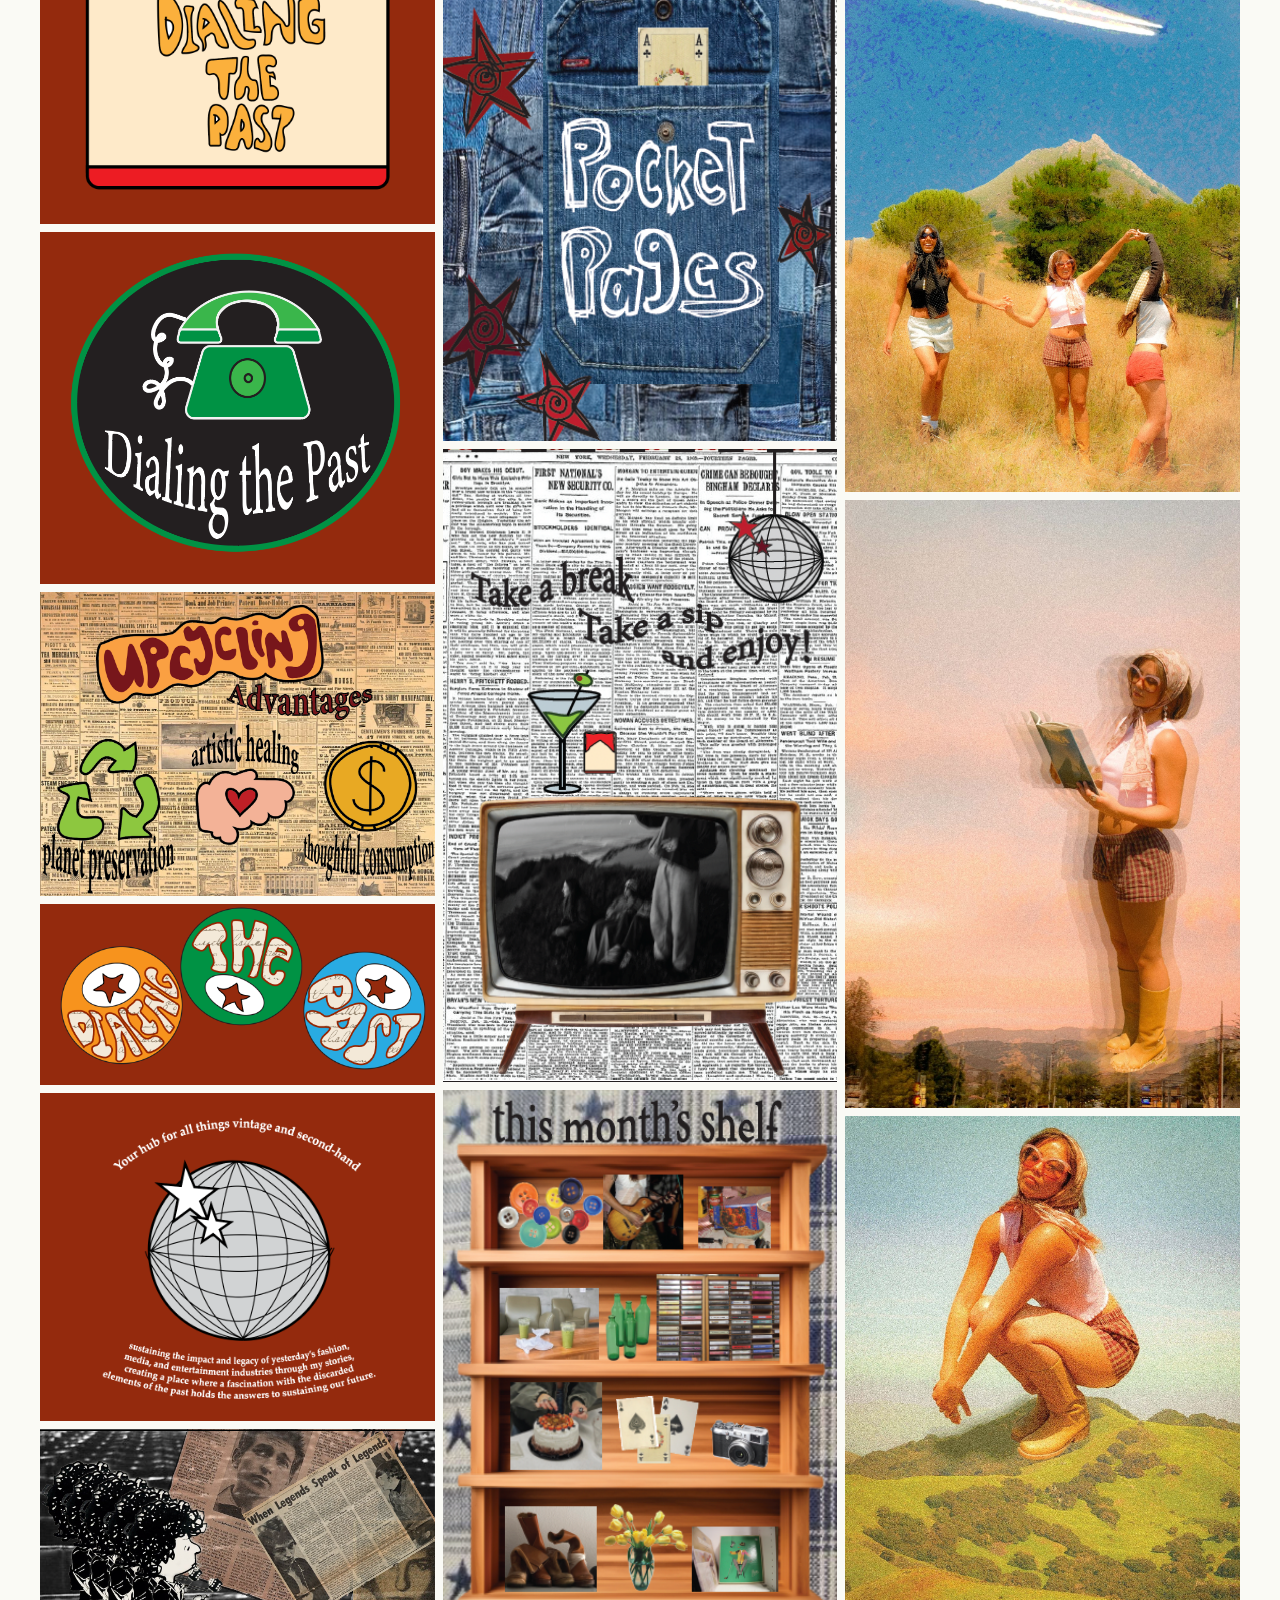
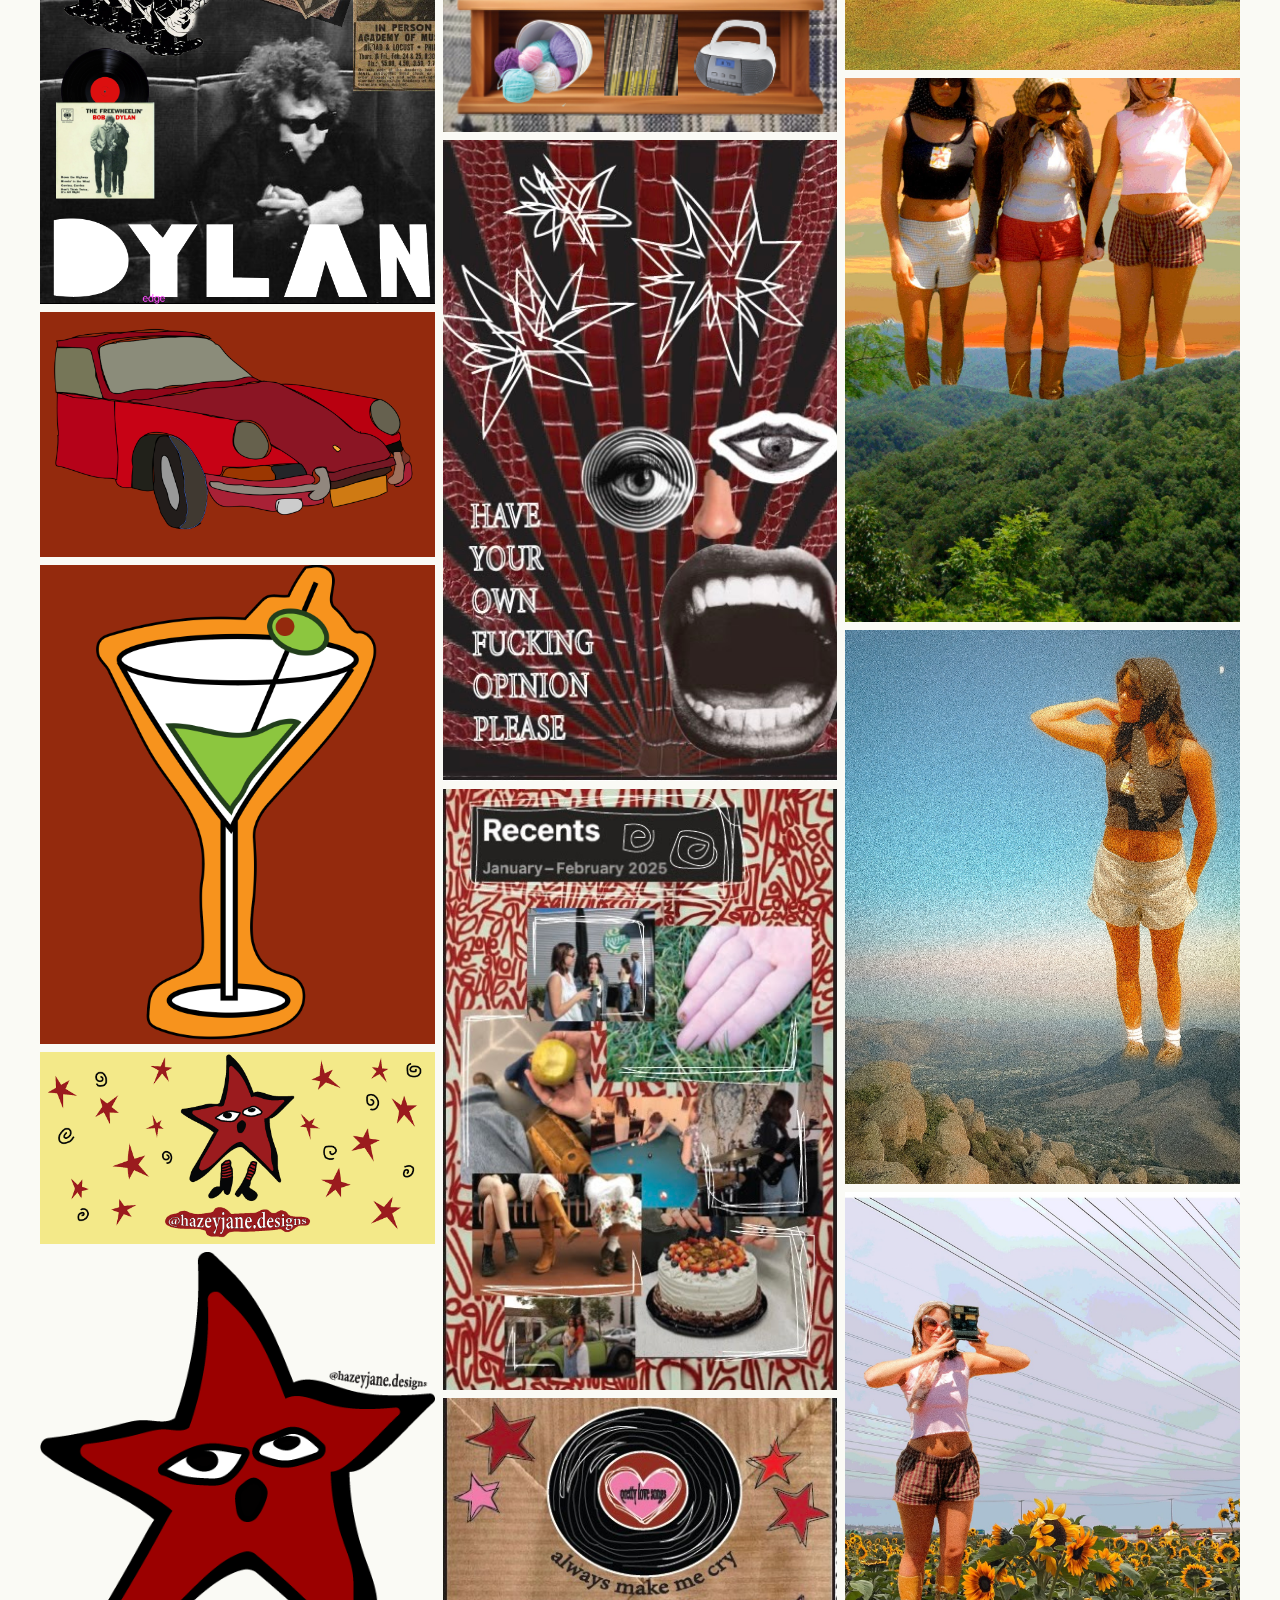
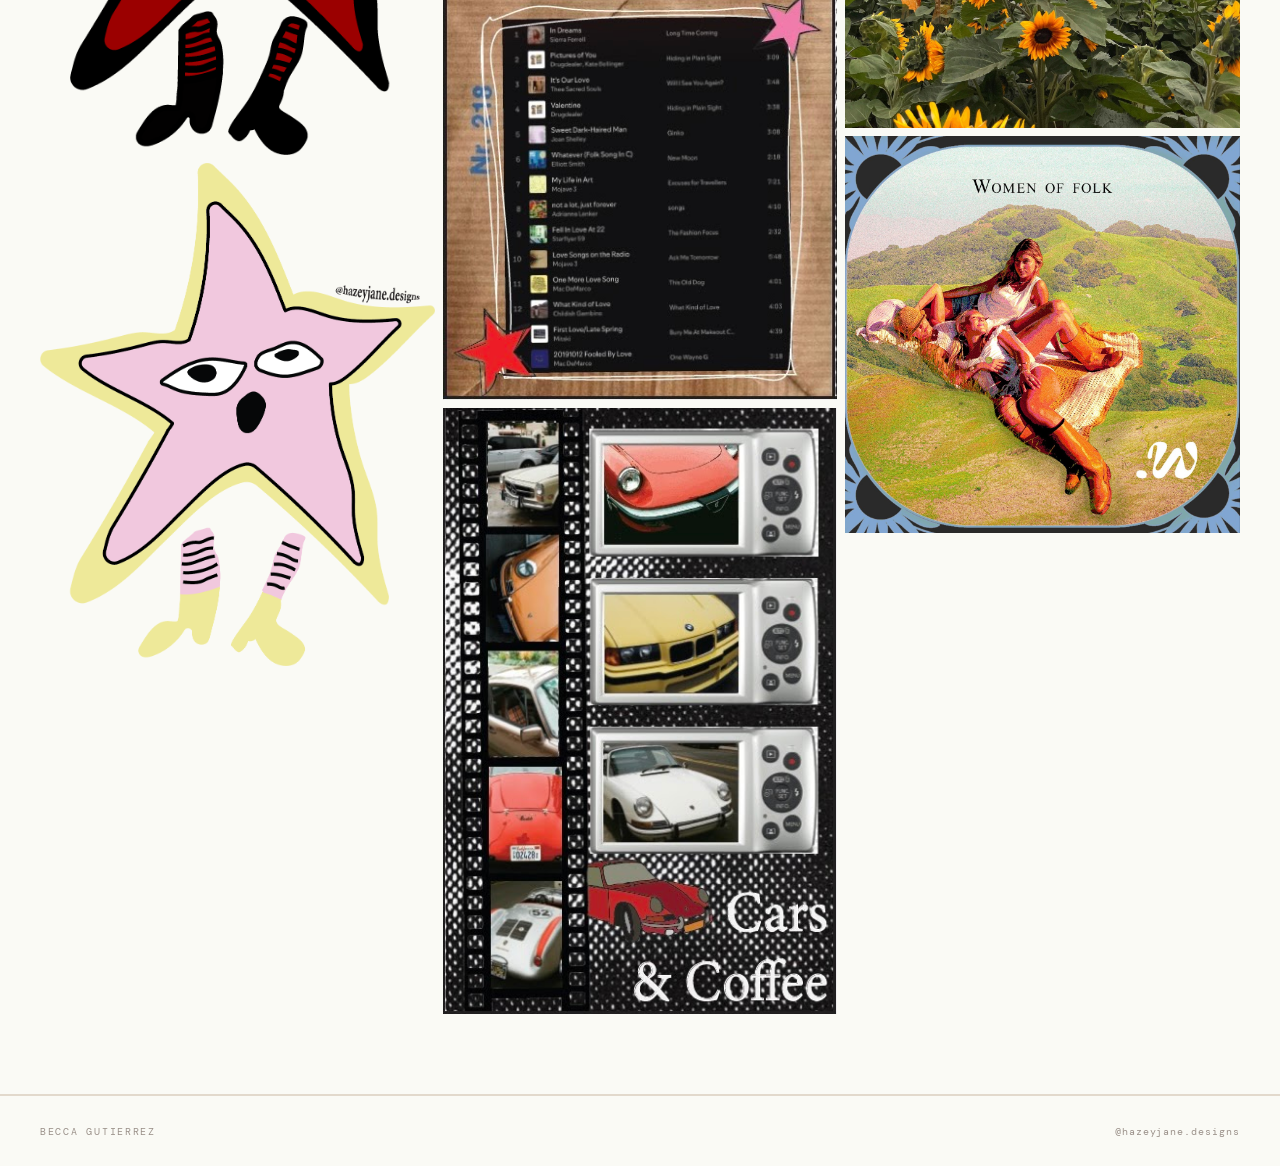
<file: design.html>
﻿<!DOCTYPE html>
<html lang="en">
<head>
    <meta charset="UTF-8">
    <meta name="viewport" content="width=device-width, initial-scale=1.0">
    <title>Digital Design — Becca Gutierrez</title>
    <link rel="preconnect" href="https://fonts.googleapis.com">
    <link rel="preconnect" href="https://fonts.gstatic.com" crossorigin>
    <link href="https://fonts.googleapis.com/css2?family=Fraunces:ital,opsz,wght@0,9..144,300;0,9..144,600;0,9..144,700;1,9..144,300;1,9..144,600;1,9..144,700&family=Nunito:wght@300;400;500&family=DM+Mono:wght@300;400&display=swap" rel="stylesheet">
    <link rel="stylesheet" href="style.css">
</head>
<body>
    <nav class="nav hero-top" id="nav">
        <a href="index.html" class="nav-logo">BG</a>
        <ul class="nav-links">
            <li><a href="concert.html">Concert</a></li>
            <li><a href="editorial.html">Editorial</a></li>
            <li><a href="design.html" class="active">Digital</a></li>
            <li><a href="hazeyjane.html">@hazeyjane.designs</a></li>
            <li><a href="index.html#about">About</a></li>
        </ul>
    </nav>

    <header class="page-hero" style="--page-bg: url('images/design/unnamed(1).png')">
        <div class="page-hero-bg"></div>
        <div class="page-hero-overlay"></div>
        <div class="page-hero-content">
            <p class="page-eyebrow">03 / Digital Design</p>
            <h1 class="page-title">Digital<br>Design</h1>
        </div>
        <div class="hero-scroll-indicator">
            <div class="scroll-line"></div>
        </div>
    </header>

    <section class="gallery-section">
        <div class="gallery-section-header">
            <h2 class="subsection-title">@hazeyjane.designs</h2>
            <div class="divider"></div>
        </div>
        <div class="gallery-grid">
            <div class="gallery-item"><img src="images/design/unnamed.png" alt="Design" loading="lazy"></div>
            <div class="gallery-item"><img src="images/design/unnamed(1).png" alt="Design" loading="lazy"></div>
            <div class="gallery-item"><img src="images/design/unnamed(2).png" alt="Design" loading="lazy"></div>
            <div class="gallery-item"><img src="images/design/unnamed(3).png" alt="Design" loading="lazy"></div>
            <div class="gallery-item"><img src="images/design/unnamed(4).png" alt="Design" loading="lazy"></div>
            <div class="gallery-item"><img src="images/design/unnamed(5).png" alt="Design" loading="lazy"></div>
            <div class="gallery-item"><img src="images/design/unnamed(6).png" alt="Design" loading="lazy"></div>
            <div class="gallery-item"><img src="images/design/unnamed(7).png" alt="Design" loading="lazy"></div>
            <div class="gallery-item"><img src="images/design/unnamed(8).png" alt="Design" loading="lazy"></div>
            <div class="gallery-item"><img src="images/design/unnamed(9).png" alt="Design" loading="lazy"></div>
            <div class="gallery-item"><img src="images/design/unnamed(10).png" alt="Design" loading="lazy"></div>
            <div class="gallery-item"><img src="images/design/unnamed(11).png" alt="Design" loading="lazy"></div>
            <div class="gallery-item"><img src="images/design/unnamed(12).png" alt="Design" loading="lazy"></div>
            <div class="gallery-item"><img src="images/design/unnamed(13).png" alt="Design" loading="lazy"></div>
            <div class="gallery-item"><img src="images/design/unnamed(14).png" alt="Design" loading="lazy"></div>
            <div class="gallery-item"><img src="images/design/unnamed(15).png" alt="Design" loading="lazy"></div>
            <div class="gallery-item"><img src="images/design/unnamed(16).png" alt="Design" loading="lazy"></div>
            <div class="gallery-item"><img src="images/design/unnamed(17).png" alt="Design" loading="lazy"></div>
            <div class="gallery-item"><img src="images/design/unnamed.jpg" alt="Design" loading="lazy"></div>
            <div class="gallery-item"><img src="images/design/unnamed(18).jpg" alt="Design" loading="lazy"></div>
            <div class="gallery-item"><img src="images/design/unnamed(19).jpg" alt="Design" loading="lazy"></div>
            <div class="gallery-item"><img src="images/design/unnamed(20).jpg" alt="Design" loading="lazy"></div>
            <div class="gallery-item"><img src="images/design/unnamed(21).png" alt="Design" loading="lazy"></div>
            <div class="gallery-item"><img src="images/design/unnamed(22).jpg" alt="Design" loading="lazy"></div>
            <div class="gallery-item"><img src="images/design/unnamed(23).jpg" alt="Design" loading="lazy"></div>
            <div class="gallery-item"><img src="images/design/unnamed(24).jpg" alt="Design" loading="lazy"></div>
            <div class="gallery-item"><img src="images/design/unnamed(25).jpg" alt="Design" loading="lazy"></div>
            <div class="gallery-item"><img src="images/design/unnamed(26).jpg" alt="Design" loading="lazy"></div>
            <div class="gallery-item"><img src="images/design/unnamed(27).jpg" alt="Design" loading="lazy"></div>
            <div class="gallery-item"><img src="images/design/unnamed(28).jpg" alt="Design" loading="lazy"></div>
        </div>
    </section>

    <footer class="site-footer">
        <span class="footer-name">Becca Gutierrez</span>
        <a href="https://instagram.com/hazeyjane.designs" target="_blank" rel="noopener" class="footer-ig">@hazeyjane.designs</a>
    </footer>

    <script src="script.js"></script>
</body>
</html>
</file>
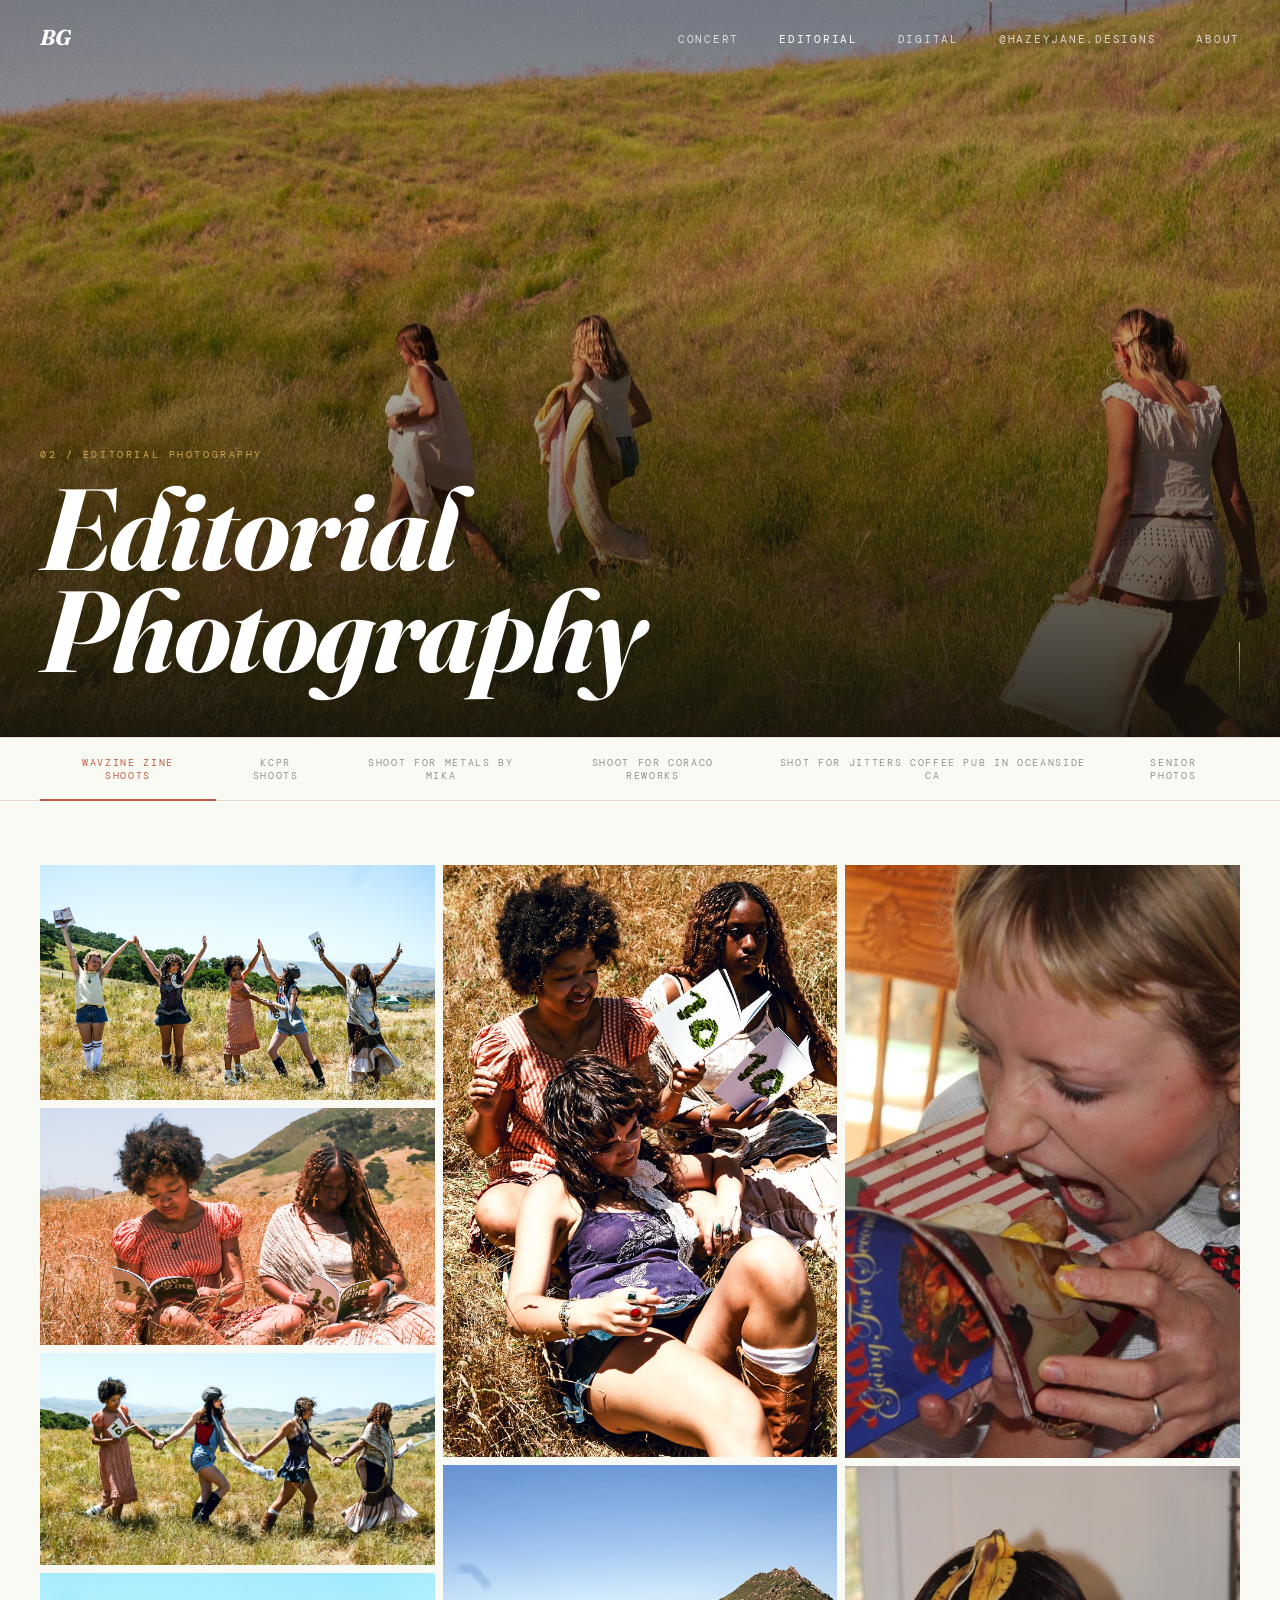
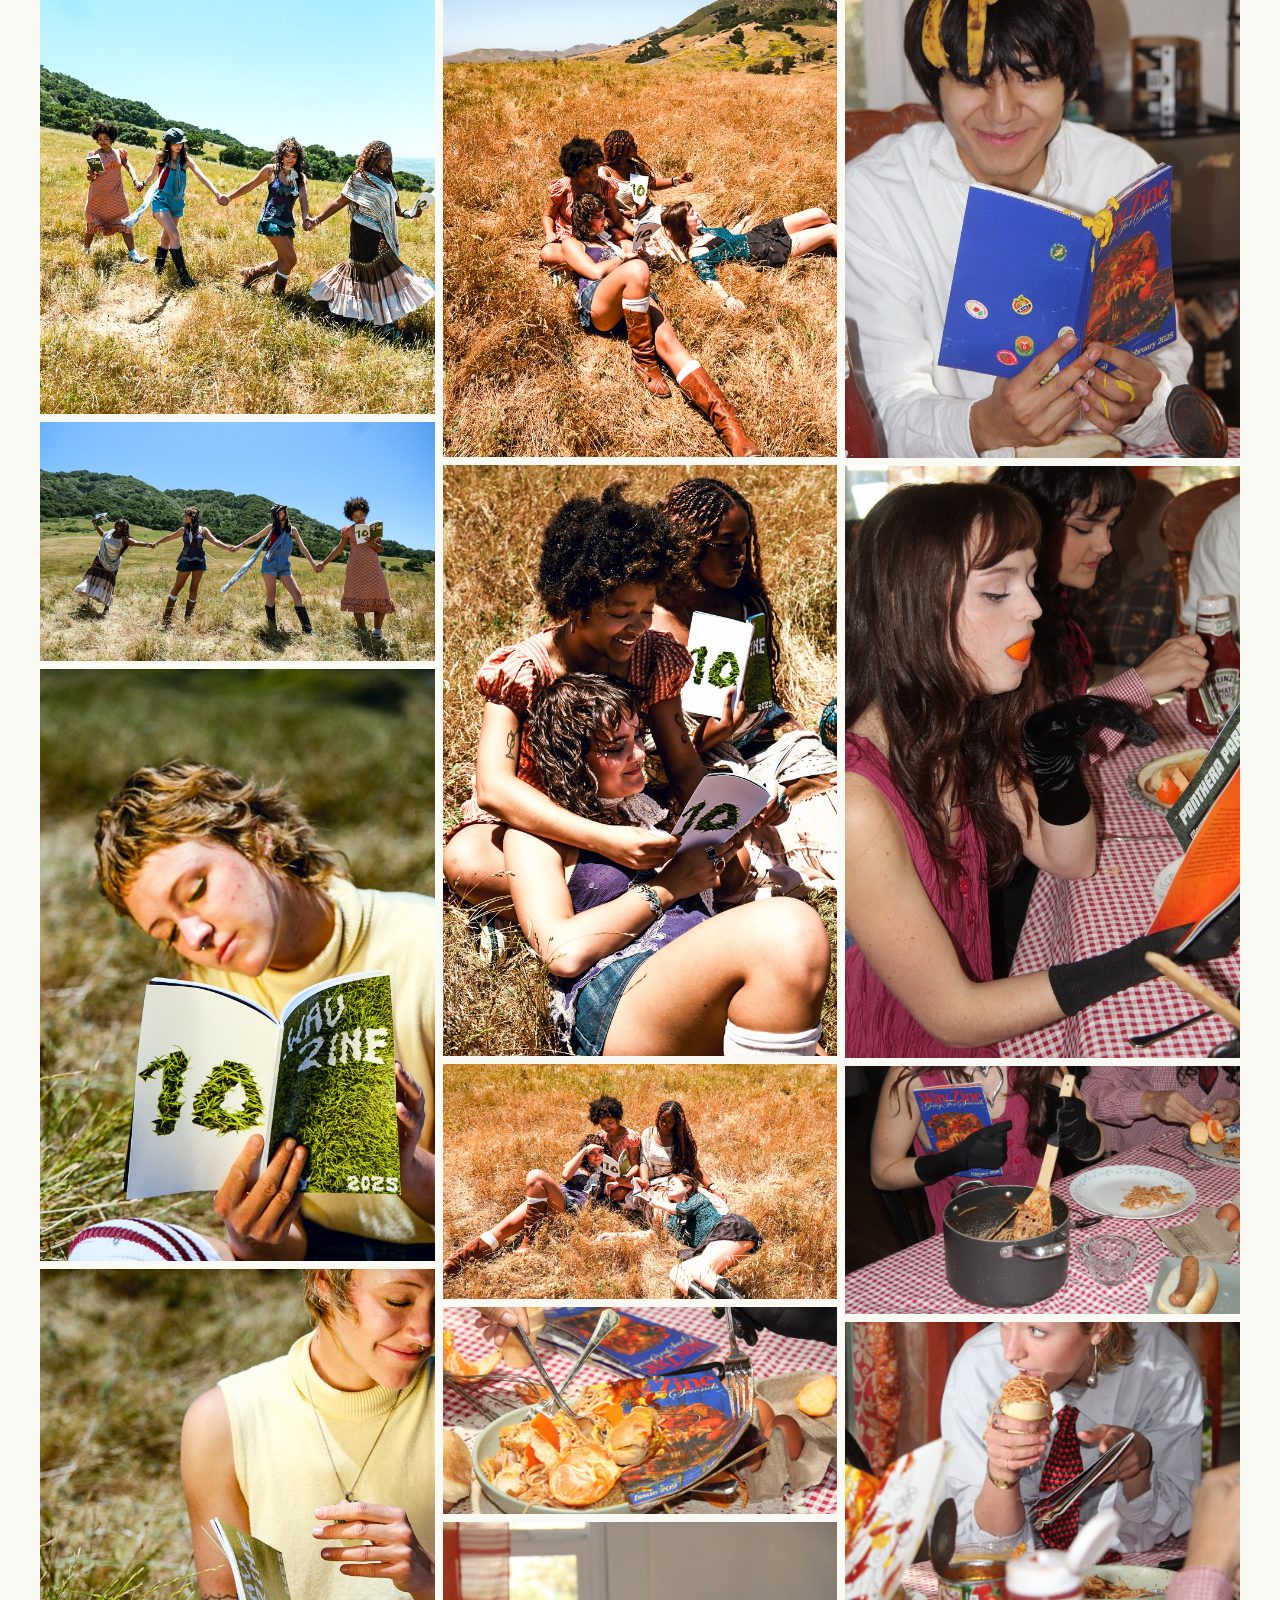
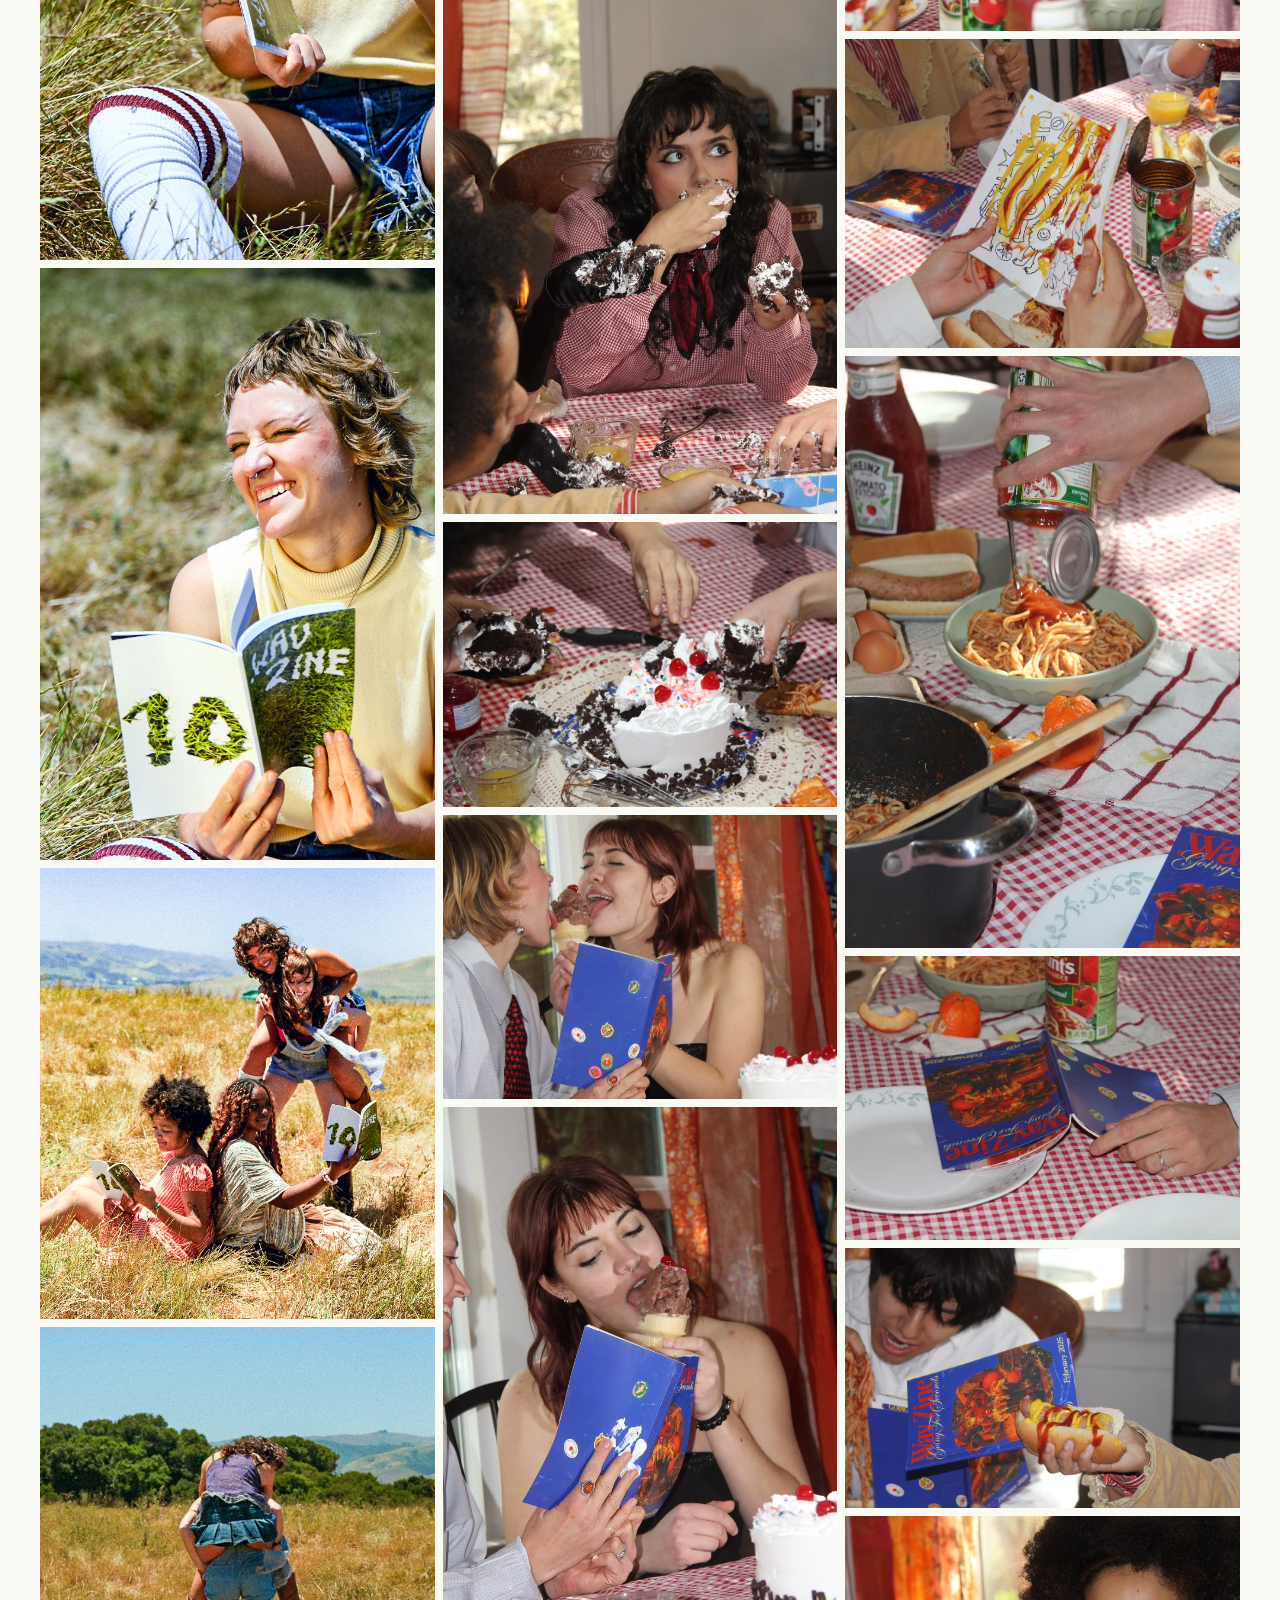
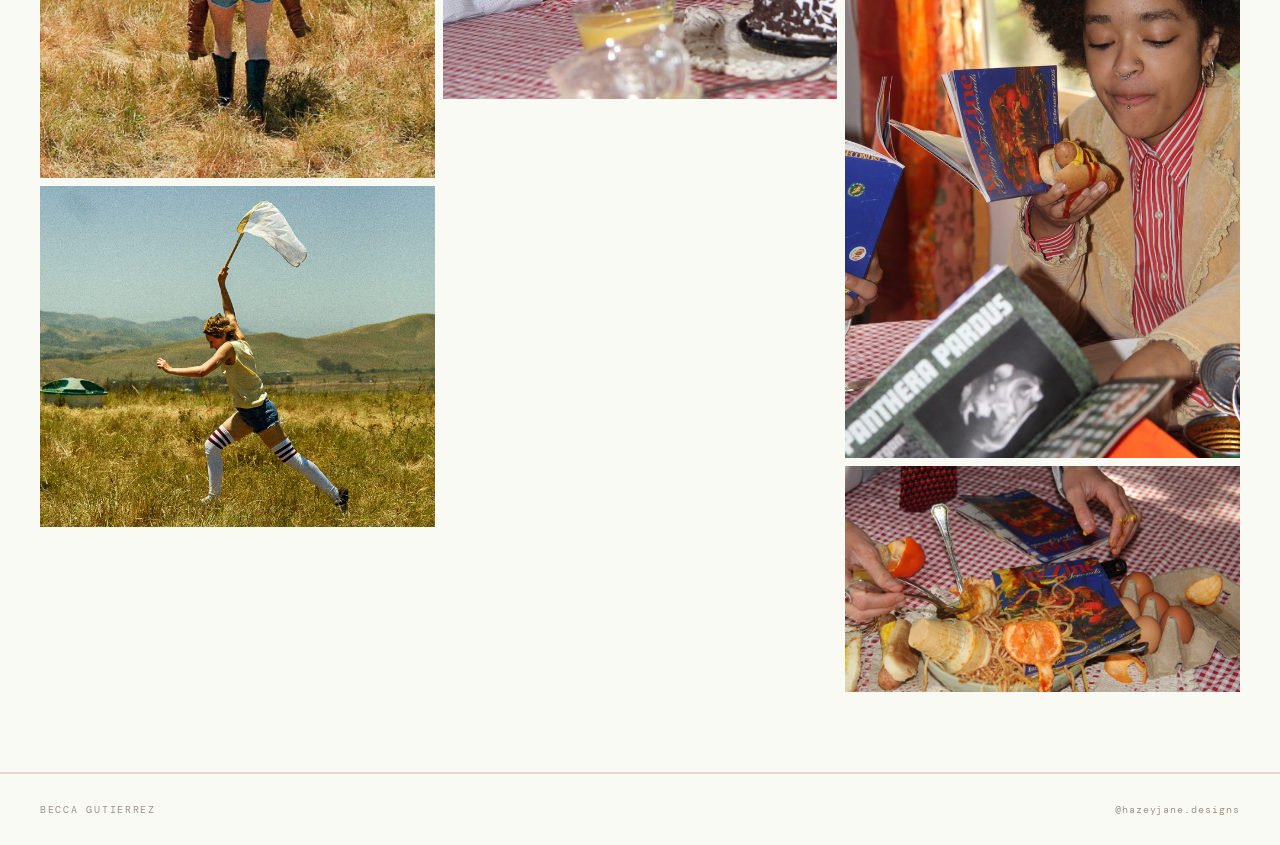
<file: editorial.html>
<!DOCTYPE html>
<html lang="en">
<head>
    <meta charset="UTF-8">
    <meta name="viewport" content="width=device-width, initial-scale=1.0">
    <title>Editorial Photography — Becca Gutierrez</title>
    <link rel="preconnect" href="https://fonts.googleapis.com">
    <link rel="preconnect" href="https://fonts.gstatic.com" crossorigin>
    <link href="https://fonts.googleapis.com/css2?family=Fraunces:ital,opsz,wght@0,9..144,300;0,9..144,600;0,9..144,700;1,9..144,300;1,9..144,600;1,9..144,700&family=Nunito:wght@300;400;500&family=DM+Mono:wght@300;400&display=swap" rel="stylesheet">
    <link rel="stylesheet" href="style.css">
</head>
<body>
    <nav class="nav hero-top" id="nav">
        <a href="index.html" class="nav-logo">BG</a>
        <ul class="nav-links">
            <li><a href="concert.html">Concert</a></li>
            <li><a href="editorial.html" class="active">Editorial</a></li>
            <li><a href="design.html">Digital</a></li>
            <li><a href="hazeyjane.html">@hazeyjane.designs</a></li>
            <li><a href="index.html#about">About</a></li>
        </ul>
    </nav>

    <header class="page-hero" style="--page-bg: url('Editorial Photo Cover.jpg')">
        <div class="page-hero-bg"></div>
        <div class="page-hero-overlay"></div>
        <div class="page-hero-content">
            <p class="page-eyebrow">02 / Editorial Photography</p>
            <h1 class="page-title">Editorial<br>Photography</h1>
        </div>
        <div class="hero-scroll-indicator">
            <div class="scroll-line"></div>
        </div>
    </header>

    <div class="tab-group" data-group="editorial">
        <button class="tab-btn active" data-target="wavzine">WavZine Zine Shoots</button>
        <button class="tab-btn" data-target="kcpr">KCPR Shoots</button>
        <button class="tab-btn" data-target="metals">Shoot for Metals by Mika</button>
        <button class="tab-btn" data-target="coraco">Shoot for Coraco Reworks</button>
        <button class="tab-btn" data-target="jitters">Shot for Jitters Coffee Pub in Oceanside CA</button>
        <button class="tab-btn" data-target="senior">Senior photos</button>
    </div>

    <section class="gallery-section" id="wavzine" data-tab-group="editorial">
        <div class="gallery-grid">
            <div class="gallery-item"><img src="images/wavzine/unnamed.jpg" alt="WavZine" loading="lazy"></div>
            <div class="gallery-item"><img src="images/wavzine/unnamed(1).jpg" alt="WavZine" loading="lazy"></div>
            <div class="gallery-item"><img src="images/wavzine/unnamed(2).jpg" alt="WavZine" loading="lazy"></div>
            <div class="gallery-item"><img src="images/wavzine/unnamed(3).jpg" alt="WavZine" loading="lazy"></div>
            <div class="gallery-item"><img src="images/wavzine/unnamed(4).jpg" alt="WavZine" loading="lazy"></div>
            <div class="gallery-item"><img src="images/wavzine/unnamed(5).jpg" alt="WavZine" loading="lazy"></div>
            <div class="gallery-item"><img src="images/wavzine/unnamed(6).jpg" alt="WavZine" loading="lazy"></div>
            <div class="gallery-item"><img src="images/wavzine/unnamed(7).jpg" alt="WavZine" loading="lazy"></div>
            <div class="gallery-item"><img src="images/wavzine/unnamed(8).jpg" alt="WavZine" loading="lazy"></div>
            <div class="gallery-item"><img src="images/wavzine/unnamed(9).jpg" alt="WavZine" loading="lazy"></div>
            <div class="gallery-item"><img src="images/wavzine/unnamed(10).jpg" alt="WavZine" loading="lazy"></div>
            <div class="gallery-item"><img src="images/wavzine/unnamed(11).jpg" alt="WavZine" loading="lazy"></div>
            <div class="gallery-item"><img src="images/wavzine/unnamed(12).jpg" alt="WavZine" loading="lazy"></div>
            <div class="gallery-item"><img src="images/wavzine/unnamed(13).jpg" alt="WavZine" loading="lazy"></div>
            <div class="gallery-item"><img src="images/wavzine/unnamed(14).jpg" alt="WavZine" loading="lazy"></div>
            <div class="gallery-item"><img src="images/wavzine/unnamed(15).jpg" alt="WavZine" loading="lazy"></div>
            <div class="gallery-item"><img src="images/wavzine/unnamed(16).jpg" alt="WavZine" loading="lazy"></div>
            <div class="gallery-item"><img src="images/wavzine/unnamed(17).jpg" alt="WavZine" loading="lazy"></div>
            <div class="gallery-item"><img src="images/wavzine/unnamed(18).jpg" alt="WavZine" loading="lazy"></div>
            <div class="gallery-item"><img src="images/wavzine/unnamed(19).jpg" alt="WavZine" loading="lazy"></div>
            <div class="gallery-item"><img src="images/wavzine/unnamed(20).jpg" alt="WavZine" loading="lazy"></div>
            <div class="gallery-item"><img src="images/wavzine/unnamed(21).jpg" alt="WavZine" loading="lazy"></div>
            <div class="gallery-item"><img src="images/wavzine/unnamed(22).jpg" alt="WavZine" loading="lazy"></div>
            <div class="gallery-item"><img src="images/wavzine/unnamed(23).jpg" alt="WavZine" loading="lazy"></div>
            <div class="gallery-item"><img src="images/wavzine/unnamed(24).jpg" alt="WavZine" loading="lazy"></div>
            <div class="gallery-item"><img src="images/wavzine/unnamed(25).jpg" alt="WavZine" loading="lazy"></div>
            <div class="gallery-item"><img src="images/wavzine/unnamed(26).jpg" alt="WavZine" loading="lazy"></div>
            <div class="gallery-item"><img src="images/wavzine/unnamed(27).jpg" alt="WavZine" loading="lazy"></div>
            <div class="gallery-item"><img src="images/wavzine/unnamed(28).jpg" alt="WavZine" loading="lazy"></div>
            <div class="gallery-item"><img src="images/wavzine/unnamed(29).jpg" alt="WavZine" loading="lazy"></div>
            <div class="gallery-item"><img src="images/wavzine/unnamed(30).jpg" alt="WavZine" loading="lazy"></div>
        </div>
    </section>

    <section class="gallery-section" id="kcpr" data-tab-group="editorial">
        <div class="gallery-grid">
            <div class="gallery-item"><img src="images/kcpr/unnamed.jpg" alt="KCPR" loading="lazy"></div>
            <div class="gallery-item"><img src="images/kcpr/unnamed(1).jpg" alt="KCPR" loading="lazy"></div>
            <div class="gallery-item"><img src="images/kcpr/unnamed(2).jpg" alt="KCPR" loading="lazy"></div>
            <div class="gallery-item"><img src="images/kcpr/unnamed(3).jpg" alt="KCPR" loading="lazy"></div>
            <div class="gallery-item"><img src="images/kcpr/unnamed(4).jpg" alt="KCPR" loading="lazy"></div>
            <div class="gallery-item"><img src="images/kcpr/unnamed(5).jpg" alt="KCPR" loading="lazy"></div>
            <div class="gallery-item"><img src="images/kcpr/unnamed(6).jpg" alt="KCPR" loading="lazy"></div>
            <div class="gallery-item"><img src="images/kcpr/unnamed(7).jpg" alt="KCPR" loading="lazy"></div>
            <div class="gallery-item"><img src="images/kcpr/unnamed(8).jpg" alt="KCPR" loading="lazy"></div>
            <div class="gallery-item"><img src="images/kcpr/unnamed(9).jpg" alt="KCPR" loading="lazy"></div>
            <div class="gallery-item"><img src="images/kcpr/unnamed(10).jpg" alt="KCPR" loading="lazy"></div>
            <div class="gallery-item"><img src="images/kcpr/unnamed(11).jpg" alt="KCPR" loading="lazy"></div>
        </div>
    </section>

    <section class="gallery-section" id="metals" data-tab-group="editorial">
        <div class="gallery-grid">
            <div class="gallery-item"><img src="images/editorial-cont/unnamed.jpg" alt="Metals by Mika" loading="lazy"></div>
            <div class="gallery-item"><img src="images/editorial-cont/unnamed(1).jpg" alt="Metals by Mika" loading="lazy"></div>
            <div class="gallery-item"><img src="images/editorial-cont/unnamed(2).jpg" alt="Metals by Mika" loading="lazy"></div>
            <div class="gallery-item"><img src="images/editorial-cont/unnamed(3).jpg" alt="Metals by Mika" loading="lazy"></div>
            <div class="gallery-item"><img src="images/editorial-cont/unnamed(4).jpg" alt="Metals by Mika" loading="lazy"></div>
            <div class="gallery-item"><img src="images/editorial-cont/unnamed(5).jpg" alt="Metals by Mika" loading="lazy"></div>
            <div class="gallery-item"><img src="images/editorial-cont/unnamed(6).jpg" alt="Metals by Mika" loading="lazy"></div>
            <div class="gallery-item"><img src="images/editorial-cont/unnamed(7).jpg" alt="Metals by Mika" loading="lazy"></div>
            <div class="gallery-item"><img src="images/editorial-cont/unnamed(8).jpg" alt="Metals by Mika" loading="lazy"></div>
            <div class="gallery-item"><img src="images/editorial-cont/unnamed(9).jpg" alt="Metals by Mika" loading="lazy"></div>
            <div class="gallery-item"><img src="images/editorial-cont/unnamed(10).jpg" alt="Metals by Mika" loading="lazy"></div>
            <div class="gallery-item"><img src="images/editorial-cont/unnamed(11).jpg" alt="Metals by Mika" loading="lazy"></div>
            <div class="gallery-item"><img src="images/editorial-cont/unnamed(12).jpg" alt="Metals by Mika" loading="lazy"></div>
            <div class="gallery-item"><img src="images/editorial-cont/unnamed(13).jpg" alt="Metals by Mika" loading="lazy"></div>
            <div class="gallery-item"><img src="images/editorial-cont/unnamed(14).jpg" alt="Metals by Mika" loading="lazy"></div>
            <div class="gallery-item"><img src="images/editorial-cont/unnamed(15).jpg" alt="Metals by Mika" loading="lazy"></div>
            <div class="gallery-item"><img src="images/editorial-cont/unnamed(16).jpg" alt="Metals by Mika" loading="lazy"></div>
            <div class="gallery-item"><img src="images/editorial-cont/unnamed(17).jpg" alt="Metals by Mika" loading="lazy"></div>
            <div class="gallery-item"><img src="images/editorial-cont/unnamed(18).jpg" alt="Metals by Mika" loading="lazy"></div>
            <div class="gallery-item"><img src="images/editorial-cont/unnamed(19).jpg" alt="Metals by Mika" loading="lazy"></div>
            <div class="gallery-item"><img src="images/editorial-cont/unnamed(20).jpg" alt="Metals by Mika" loading="lazy"></div>
            <div class="gallery-item"><img src="images/editorial-cont/unnamed(21).jpg" alt="Metals by Mika" loading="lazy"></div>
            <div class="gallery-item"><img src="images/editorial-cont/unnamed(22).jpg" alt="Metals by Mika" loading="lazy"></div>
            <div class="gallery-item"><img src="images/editorial-cont/unnamed(23).jpg" alt="Metals by Mika" loading="lazy"></div>
            <div class="gallery-item"><img src="images/editorial-cont/unnamed(24).jpg" alt="Metals by Mika" loading="lazy"></div>
            <div class="gallery-item"><img src="images/editorial-cont/unnamed(25).jpg" alt="Metals by Mika" loading="lazy"></div>
            <div class="gallery-item"><img src="images/editorial-cont/unnamed(26).jpg" alt="Metals by Mika" loading="lazy"></div>
        </div>
    </section>

    <section class="gallery-section" id="coraco" data-tab-group="editorial">
        <div class="gallery-grid">
            <div class="gallery-item"><img src="images/editorial-cont/unnamed(27).jpg" alt="Coraco Reworks" loading="lazy"></div>
            <div class="gallery-item"><img src="images/editorial-cont/unnamed(28).jpg" alt="Coraco Reworks" loading="lazy"></div>
            <div class="gallery-item"><img src="images/editorial-cont/unnamed(29).jpg" alt="Coraco Reworks" loading="lazy"></div>
            <div class="gallery-item"><img src="images/editorial-cont/unnamed(30).jpg" alt="Coraco Reworks" loading="lazy"></div>
            <div class="gallery-item"><img src="images/editorial-cont/unnamed(31).jpg" alt="Coraco Reworks" loading="lazy"></div>
            <div class="gallery-item"><img src="images/editorial-cont/unnamed(32).jpg" alt="Coraco Reworks" loading="lazy"></div>
            <div class="gallery-item"><img src="images/editorial-cont/unnamed(33).jpg" alt="Coraco Reworks" loading="lazy"></div>
            <div class="gallery-item"><img src="images/editorial-cont/unnamed(34).jpg" alt="Coraco Reworks" loading="lazy"></div>
            <div class="gallery-item"><img src="images/editorial-cont/unnamed(35).jpg" alt="Coraco Reworks" loading="lazy"></div>
            <div class="gallery-item"><img src="images/editorial-cont/unnamed(36).jpg" alt="Coraco Reworks" loading="lazy"></div>
            <div class="gallery-item"><img src="images/editorial-cont/unnamed(37).jpg" alt="Coraco Reworks" loading="lazy"></div>
            <div class="gallery-item"><img src="images/editorial-cont/unnamed(38).jpg" alt="Coraco Reworks" loading="lazy"></div>
            <div class="gallery-item"><img src="images/editorial-cont/unnamed(39).jpg" alt="Coraco Reworks" loading="lazy"></div>
            <div class="gallery-item"><img src="images/editorial-cont/unnamed(40).jpg" alt="Coraco Reworks" loading="lazy"></div>
            <div class="gallery-item"><img src="images/editorial-cont/unnamed(41).jpg" alt="Coraco Reworks" loading="lazy"></div>
            <div class="gallery-item"><img src="images/editorial-cont/unnamed(42).jpg" alt="Coraco Reworks" loading="lazy"></div>
            <div class="gallery-item"><img src="images/editorial-cont/unnamed(43).jpg" alt="Coraco Reworks" loading="lazy"></div>
            <div class="gallery-item"><img src="images/editorial-cont/unnamed(44).jpg" alt="Coraco Reworks" loading="lazy"></div>
        </div>
    </section>

    <section class="gallery-section" id="jitters" data-tab-group="editorial">
        <div class="gallery-grid">
            <div class="gallery-item"><img src="images/editorial-cont/unnamed(45).jpg" alt="Jitters Coffee Pub" loading="lazy"></div>
            <div class="gallery-item"><img src="images/editorial-cont/unnamed(46).jpg" alt="Jitters Coffee Pub" loading="lazy"></div>
            <div class="gallery-item"><img src="images/editorial-cont/unnamed(47).jpg" alt="Jitters Coffee Pub" loading="lazy"></div>
            <div class="gallery-item"><img src="images/editorial-cont/unnamed(48).jpg" alt="Jitters Coffee Pub" loading="lazy"></div>
            <div class="gallery-item"><img src="images/editorial-cont/unnamed(49).jpg" alt="Jitters Coffee Pub" loading="lazy"></div>
            <div class="gallery-item"><img src="images/editorial-cont/unnamed(50).jpg" alt="Jitters Coffee Pub" loading="lazy"></div>
            <div class="gallery-item"><img src="images/editorial-cont/unnamed(51).jpg" alt="Jitters Coffee Pub" loading="lazy"></div>
            <div class="gallery-item"><img src="images/editorial-cont/unnamed(52).jpg" alt="Jitters Coffee Pub" loading="lazy"></div>
            <div class="gallery-item"><img src="images/editorial-cont/unnamed(53).jpg" alt="Jitters Coffee Pub" loading="lazy"></div>
            <div class="gallery-item"><img src="images/editorial-cont/unnamed(54).jpg" alt="Jitters Coffee Pub" loading="lazy"></div>
            <div class="gallery-item"><img src="images/editorial-cont/unnamed(55).jpg" alt="Jitters Coffee Pub" loading="lazy"></div>
            <div class="gallery-item"><img src="images/editorial-cont/unnamed(56).jpg" alt="Jitters Coffee Pub" loading="lazy"></div>
            <div class="gallery-item"><img src="images/editorial-cont/unnamed(57).jpg" alt="Jitters Coffee Pub" loading="lazy"></div>
            <div class="gallery-item"><img src="images/editorial-cont/unnamed(58).jpg" alt="Jitters Coffee Pub" loading="lazy"></div>
            <div class="gallery-item"><img src="images/editorial-cont/unnamed(59).jpg" alt="Jitters Coffee Pub" loading="lazy"></div>
            <div class="gallery-item"><img src="images/editorial-cont/unnamed(60).jpg" alt="Jitters Coffee Pub" loading="lazy"></div>
            <div class="gallery-item"><img src="images/editorial-cont/unnamed(61).jpg" alt="Jitters Coffee Pub" loading="lazy"></div>
            <div class="gallery-item"><img src="images/editorial-cont/unnamed(62).jpg" alt="Jitters Coffee Pub" loading="lazy"></div>
            <div class="gallery-item"><img src="images/editorial-cont/unnamed(63).jpg" alt="Jitters Coffee Pub" loading="lazy"></div>
            <div class="gallery-item"><img src="images/editorial-cont/unnamed(64).jpg" alt="Jitters Coffee Pub" loading="lazy"></div>
            <div class="gallery-item"><img src="images/editorial-cont/unnamed(65).jpg" alt="Jitters Coffee Pub" loading="lazy"></div>
            <div class="gallery-item"><img src="images/editorial-cont/unnamed(66).jpg" alt="Jitters Coffee Pub" loading="lazy"></div>
            <div class="gallery-item"><img src="images/editorial-cont/unnamed(67).jpg" alt="Jitters Coffee Pub" loading="lazy"></div>
            <div class="gallery-item"><img src="images/editorial-cont/unnamed(68).jpg" alt="Jitters Coffee Pub" loading="lazy"></div>
        </div>
    </section>

    <section class="gallery-section" id="senior" data-tab-group="editorial">
        <div class="gallery-grid">
            <div class="gallery-item"><img src="images/editorial-cont/unnamed(69).jpg" alt="Senior photos" loading="lazy"></div>
            <div class="gallery-item"><img src="images/editorial-cont/unnamed(70).jpg" alt="Senior photos" loading="lazy"></div>
            <div class="gallery-item"><img src="images/editorial-cont/unnamed(71).jpg" alt="Senior photos" loading="lazy"></div>
            <div class="gallery-item"><img src="images/editorial-cont/unnamed(72).jpg" alt="Senior photos" loading="lazy"></div>
            <div class="gallery-item"><img src="images/editorial-cont/unnamed(73).jpg" alt="Senior photos" loading="lazy"></div>
            <div class="gallery-item"><img src="images/editorial-cont/unnamed(74).jpg" alt="Senior photos" loading="lazy"></div>
            <div class="gallery-item"><img src="images/editorial-cont/unnamed(75).jpg" alt="Senior photos" loading="lazy"></div>
            <div class="gallery-item"><img src="images/editorial-cont/unnamed(76).jpg" alt="Senior photos" loading="lazy"></div>
            <div class="gallery-item"><img src="images/editorial-cont/unnamed(77).jpg" alt="Senior photos" loading="lazy"></div>
            <div class="gallery-item"><img src="images/editorial-cont/unnamed(78).jpg" alt="Senior photos" loading="lazy"></div>
            <div class="gallery-item"><img src="images/editorial-cont/unnamed(79).jpg" alt="Senior photos" loading="lazy"></div>
            <div class="gallery-item"><img src="images/editorial-cont/unnamed(80).jpg" alt="Senior photos" loading="lazy"></div>
            <div class="gallery-item"><img src="images/editorial-cont/unnamed(81).jpg" alt="Senior photos" loading="lazy"></div>
            <div class="gallery-item"><img src="images/editorial-cont/unnamed(82).jpg" alt="Senior photos" loading="lazy"></div>
            <div class="gallery-item"><img src="images/editorial-cont/unnamed(83).jpg" alt="Senior photos" loading="lazy"></div>
        </div>
    </section>

    <footer class="site-footer">
        <span class="footer-name">Becca Gutierrez</span>
        <a href="https://instagram.com/hazeyjane.designs" target="_blank" rel="noopener" class="footer-ig">@hazeyjane.designs</a>
    </footer>

    <script src="script.js"></script>
</body>
</html>
</file>
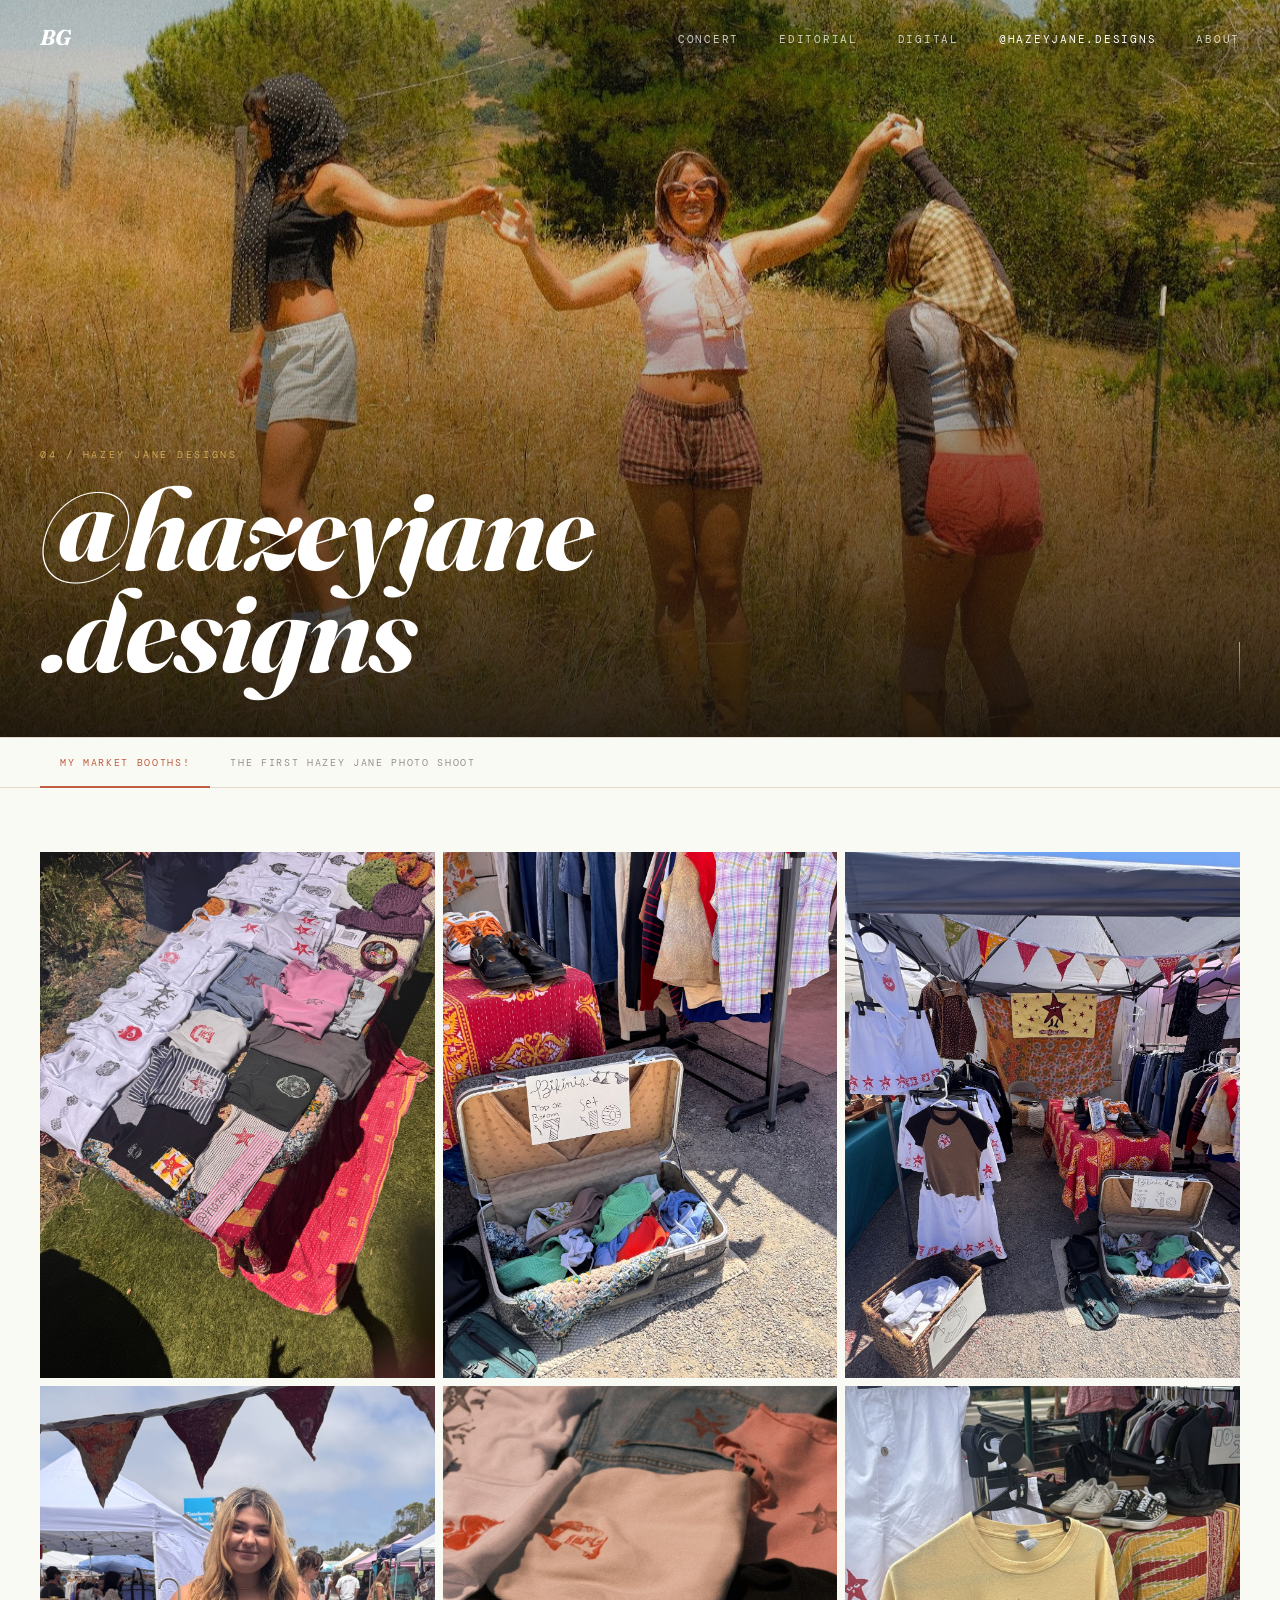
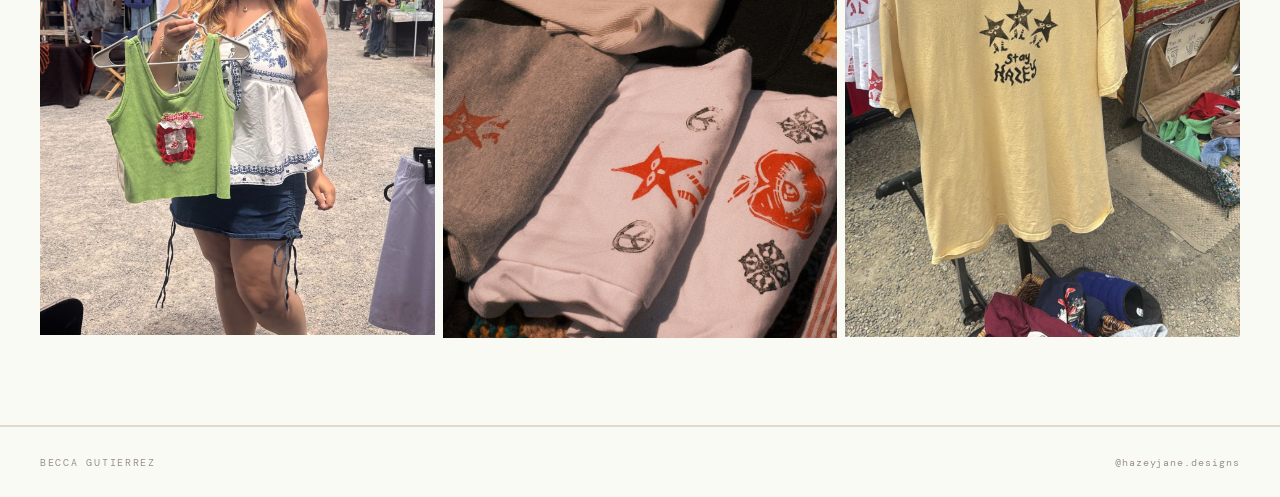
<file: hazeyjane.html>
<!DOCTYPE html>
<html lang="en">
<head>
    <meta charset="UTF-8">
    <meta name="viewport" content="width=device-width, initial-scale=1.0">
    <title>@hazeyjane.designs — Becca Gutierrez</title>
    <link rel="preconnect" href="https://fonts.googleapis.com">
    <link rel="preconnect" href="https://fonts.gstatic.com" crossorigin>
    <link href="https://fonts.googleapis.com/css2?family=Fraunces:ital,opsz,wght@0,9..144,300;0,9..144,600;0,9..144,700;1,9..144,300;1,9..144,600;1,9..144,700&family=Nunito:wght@300;400;500&family=DM+Mono:wght@300;400&display=swap" rel="stylesheet">
    <link rel="stylesheet" href="style.css">
</head>
<body>
    <nav class="nav hero-top" id="nav">
        <a href="index.html" class="nav-logo">BG</a>
        <ul class="nav-links">
            <li><a href="concert.html">Concert</a></li>
            <li><a href="editorial.html">Editorial</a></li>
            <li><a href="design.html">Digital</a></li>
            <li><a href="hazeyjane.html" class="active">@hazeyjane.designs</a></li>
            <li><a href="index.html#about">About</a></li>
        </ul>
    </nav>

    <header class="page-hero" style="--page-bg: url('images/hazeyjane/unnamed(15).jpg')">
        <div class="page-hero-bg"></div>
        <div class="page-hero-overlay"></div>
        <div class="page-hero-content">
            <p class="page-eyebrow">04 / Hazey Jane Designs</p>
            <h1 class="page-title">@hazeyjane<br>.designs</h1>
        </div>
        <div class="hero-scroll-indicator">
            <div class="scroll-line"></div>
        </div>
    </header>

    <div class="tab-group" data-group="hazeyjane">
        <button class="tab-btn active" data-target="booths">My market booths!</button>
        <button class="tab-btn" data-target="shoot">The first hazey jane photo shoot</button>
    </div>

    <section class="gallery-section" id="booths" data-tab-group="hazeyjane">
        <div class="gallery-grid">
            <div class="gallery-item"><img src="images/hazeyjane/unnamed.jpg" alt="Hazey Jane market" loading="lazy"></div>
            <div class="gallery-item"><img src="images/hazeyjane/unnamed(1).jpg" alt="Hazey Jane market" loading="lazy"></div>
            <div class="gallery-item"><img src="images/hazeyjane/unnamed(2).jpg" alt="Hazey Jane market" loading="lazy"></div>
            <div class="gallery-item"><img src="images/hazeyjane/unnamed(3).jpg" alt="Hazey Jane market" loading="lazy"></div>
            <div class="gallery-item"><img src="images/hazeyjane/unnamed(4).jpg" alt="Hazey Jane market" loading="lazy"></div>
            <div class="gallery-item"><img src="images/hazeyjane/unnamed(5).jpg" alt="Hazey Jane market" loading="lazy"></div>
        </div>
    </section>

    <section class="gallery-section" id="shoot" data-tab-group="hazeyjane">
        <div class="gallery-grid">
            <div class="gallery-item"><img src="images/hazeyjane/unnamed(6).jpg" alt="Hazey Jane photo shoot" loading="lazy"></div>
            <div class="gallery-item"><img src="images/hazeyjane/unnamed(7).jpg" alt="Hazey Jane photo shoot" loading="lazy"></div>
            <div class="gallery-item"><img src="images/hazeyjane/unnamed(8).jpg" alt="Hazey Jane photo shoot" loading="lazy"></div>
            <div class="gallery-item"><img src="images/hazeyjane/unnamed(9).jpg" alt="Hazey Jane photo shoot" loading="lazy"></div>
            <div class="gallery-item"><img src="images/hazeyjane/unnamed(10).jpg" alt="Hazey Jane photo shoot" loading="lazy"></div>
            <div class="gallery-item"><img src="images/hazeyjane/unnamed(11).jpg" alt="Hazey Jane photo shoot" loading="lazy"></div>
            <div class="gallery-item"><img src="images/hazeyjane/unnamed(12).jpg" alt="Hazey Jane photo shoot" loading="lazy"></div>
            <div class="gallery-item"><img src="images/hazeyjane/unnamed(13).jpg" alt="Hazey Jane photo shoot" loading="lazy"></div>
            <div class="gallery-item"><img src="images/hazeyjane/unnamed(14).jpg" alt="Hazey Jane photo shoot" loading="lazy"></div>
            <div class="gallery-item"><img src="images/hazeyjane/unnamed(15).jpg" alt="Hazey Jane photo shoot" loading="lazy"></div>
            <div class="gallery-item"><img src="images/hazeyjane/unnamed(16).jpg" alt="Hazey Jane photo shoot" loading="lazy"></div>
            <div class="gallery-item"><img src="images/hazeyjane/unnamed(17).jpg" alt="Hazey Jane photo shoot" loading="lazy"></div>
            <div class="gallery-item"><img src="images/hazeyjane/unnamed(18).jpg" alt="Hazey Jane photo shoot" loading="lazy"></div>
        </div>
    </section>

    <footer class="site-footer">
        <span class="footer-name">Becca Gutierrez</span>
        <a href="https://instagram.com/hazeyjane.designs" target="_blank" rel="noopener" class="footer-ig">@hazeyjane.designs</a>
    </footer>

    <script src="script.js"></script>
</body>
</html>
</file>
<file: style.css>
/* ─── Variables & Reset ─────────────────────────────────────────────────── */

*, *::before, *::after {
    margin: 0;
    padding: 0;
    box-sizing: border-box;
}

:root {
    --bg:       #FAFAF5;
    --surface:  #F3EDE3;
    --border:   #E2D9CC;
    --text:     #1E1916;
    --muted:    #9A9089;
    --accent:   #C05C42;
    --accent2:  #7A9D7E;
    --accent3:  #D4A853;

    --f-display: 'Fraunces', Georgia, serif;
    --f-body:    'Nunito', sans-serif;
    --f-mono:    'DM Mono', monospace;
}

html { scroll-behavior: smooth; }

body {
    background: var(--bg);
    color: var(--text);
    font-family: var(--f-body);
    font-weight: 400;
    overflow-x: hidden;
    -webkit-font-smoothing: antialiased;
}

a { color: inherit; text-decoration: none; }

img { display: block; max-width: 100%; }

/* ─── Nav ───────────────────────────────────────────────────────────────── */

.nav {
    position: fixed;
    inset-block-start: 0;
    inset-inline: 0;
    z-index: 200;
    display: flex;
    justify-content: space-between;
    align-items: center;
    padding: 1.5rem 2.5rem;
    transition: background 0.35s ease, border-bottom 0.35s ease, box-shadow 0.35s ease;
}

.nav.hero-top {
    /* over the photo: keep text white */
}

.nav.scrolled {
    background: rgba(250, 250, 245, 0.95);
    border-bottom: 1px solid var(--border);
    box-shadow: 0 1px 16px rgba(30,25,22,0.06);
    backdrop-filter: blur(12px);
    -webkit-backdrop-filter: blur(12px);
}

.nav.scrolled .nav-logo,
.nav.scrolled .nav-links a { color: var(--text); }

.nav-logo {
    font-family: var(--f-display);
    font-size: 1.35rem;
    font-weight: 700;
    font-style: italic;
    letter-spacing: 0.02em;
    color: #fff;
    transition: color 0.3s, opacity 0.2s;
}
.nav-logo:hover { opacity: 0.7; }

.nav-links {
    display: flex;
    gap: 2.5rem;
    list-style: none;
}

.nav-links a {
    font-family: var(--f-mono);
    font-size: 0.68rem;
    letter-spacing: 0.16em;
    text-transform: uppercase;
    color: rgba(255,255,255,0.75);
    transition: color 0.2s;
}
.nav-links a:hover { color: #fff; }
.nav-links a.active { color: #fff; }

.nav.scrolled .nav-links a { color: var(--muted); }
.nav.scrolled .nav-links a:hover,
.nav.scrolled .nav-links a.active { color: var(--accent); }

/* ─── Hero ──────────────────────────────────────────────────────────────── */

.hero {
    position: relative;
    height: 82vh;
    min-height: 520px;
    display: flex;
    flex-direction: column;
    justify-content: flex-end;
    overflow: hidden;
}

.hero-bg {
    position: absolute;
    inset: 0;
    background-size: cover;
    background-position: center 30%;
    background-repeat: no-repeat;
    transform: scale(1.05);
    animation: zoomOut 12s cubic-bezier(0.25, 0.46, 0.45, 0.94) forwards;
}

@keyframes zoomOut {
    to { transform: scale(1); }
}

.hero-overlay {
    position: absolute;
    inset: 0;
    background: rgba(20,16,12,0.22);
}

.hero-content {
    position: absolute;
    top: 50%;
    left: 50%;
    transform: translate(-50%, -50%);
    z-index: 2;
    text-align: center;
    width: 100%;
    padding: 0 2rem;
}

.hero-name {
    font-family: var(--f-display);
    font-size: clamp(2rem, 4.5vw, 3.8rem);
    font-weight: 600;
    font-style: italic;
    letter-spacing: 0.02em;
    color: #fff;
    animation: fadeUp 0.9s ease 0.5s both;
}

.hero-ticker {
    position: relative;
    z-index: 2;
    border-top: 1px solid rgba(255,255,255,0.1);
    overflow: hidden;
    height: 34px;
    display: flex;
    align-items: center;
    animation: fadeIn 0.6s ease 1.1s both;
}

.ticker-track {
    display: flex;
    white-space: nowrap;
    animation: ticker 30s linear infinite;
    will-change: transform;
}

.ticker-track span {
    font-family: var(--f-mono);
    font-size: 0.52rem;
    letter-spacing: 0.24em;
    text-transform: uppercase;
    color: rgba(255,255,255,0.45);
    padding: 0 1.6rem;
}
.ticker-track .sep { color: var(--accent3); padding: 0 0.3rem; }

@keyframes ticker {
    from { transform: translateX(0); }
    to   { transform: translateX(-50%); }
}

.hero-scroll-indicator {
    position: absolute;
    right: 2.5rem;
    bottom: 2.5rem;
    z-index: 2;
    animation: fadeIn 1s ease 1.4s both;
}

.scroll-line {
    width: 1px;
    height: 55px;
    background: linear-gradient(to bottom, rgba(255,255,255,0.6), transparent);
    animation: scrollDrop 2.2s ease-in-out 1.4s infinite;
}

@keyframes scrollDrop {
    0%   { opacity: 0; transform: scaleY(0); transform-origin: top; }
    30%  { opacity: 1; transform: scaleY(1); transform-origin: top; }
    70%  { opacity: 1; transform: scaleY(1); transform-origin: bottom; }
    100% { opacity: 0; transform: scaleY(0); transform-origin: bottom; }
}

/* ─── Index Work Grid ───────────────────────────────────────────────────── */

.index-work {
    display: grid;
    grid-template-columns: repeat(3, 1fr);
    background: var(--bg);
    border-top: 1px solid var(--border);
}

.work-card {
    display: flex;
    flex-direction: column;
    border-right: 1px solid var(--border);
    color: var(--text);
    overflow: hidden;
    transition: background 0.3s ease;
}
.work-card:last-child { border-right: none; }

.work-card:nth-child(4) {
    grid-column: 1 / -1;
    border-right: none;
    border-top: 1px solid var(--border);
    flex-direction: row;
}
.work-card:nth-child(4) .card-thumb {
    flex: 0 0 55%;
    height: 360px;
}
.work-card:nth-child(4) .card-body {
    justify-content: center;
    padding: 2.5rem 3rem;
}
.work-card:nth-child(4) .card-title {
    font-size: 3rem;
}
.work-card:hover { background: var(--surface); }

.card-thumb {
    display: block;
    margin: 0;
    height: 300px;
    overflow: hidden;
    flex-shrink: 0;
}

.card-thumb img {
    width: 100%;
    height: 100%;
    object-fit: cover;
    transition: transform 0.65s cubic-bezier(0.25, 0.46, 0.45, 0.94);
}
.work-card:hover .card-thumb img { transform: scale(1.05); }

.card-body {
    padding: 1.8rem 2rem 2.2rem;
    border-top: 1px solid var(--border);
    display: flex;
    flex-direction: column;
    gap: 0.35rem;
    flex: 1;
    position: relative;
}

.card-num {
    font-family: var(--f-mono);
    font-size: 0.6rem;
    letter-spacing: 0.18em;
    color: var(--accent);
}

.card-title {
    font-family: var(--f-display);
    font-size: 2rem;
    font-weight: 600;
    font-style: italic;
    line-height: 0.96;
    letter-spacing: -0.01em;
    margin-top: 0.2rem;
}

.card-sub {
    font-family: var(--f-mono);
    font-size: 0.6rem;
    letter-spacing: 0.14em;
    text-transform: uppercase;
    color: var(--muted);
    margin-top: 0.3rem;
}

.card-cta {
    font-family: var(--f-mono);
    font-size: 0.62rem;
    letter-spacing: 0.12em;
    color: var(--accent);
    margin-top: 1.2rem;
    opacity: 0;
    transform: translateX(-6px);
    transition: opacity 0.3s ease, transform 0.3s ease;
}
.work-card:hover .card-cta {
    opacity: 1;
    transform: translateX(0);
}

/* ─── About ─────────────────────────────────────────────────────────────── */

.about-section {
    background: var(--surface);
    border-top: 1px solid var(--border);
    padding: 7rem 2.5rem 8rem;
}

.about-inner {
    max-width: 1100px;
    margin: 0 auto;
    display: grid;
    grid-template-columns: 110px 1fr;
    grid-template-rows: auto auto;
    gap: 2.5rem 5rem;
    align-items: start;
}

.about-label {
    font-family: var(--f-mono);
    font-size: 0.62rem;
    letter-spacing: 0.24em;
    text-transform: uppercase;
    color: var(--accent);
    padding-top: 0.6rem;
}

.about-quote {
    font-family: var(--f-display);
    font-size: clamp(1.35rem, 2.2vw, 1.85rem);
    font-weight: 300;
    font-style: italic;
    line-height: 1.7;
    color: var(--text);
    border-left: 3px solid var(--accent);
    padding-left: 2rem;
}

.about-facts {
    grid-column: 2;
    display: flex;
    gap: 3rem;
    flex-wrap: wrap;
    padding-left: 2rem;
}

.fact { display: flex; flex-direction: column; gap: 0.3rem; }

.fact dt {
    font-family: var(--f-mono);
    font-size: 0.58rem;
    letter-spacing: 0.2em;
    text-transform: uppercase;
    color: var(--muted);
}

.fact dd { font-size: 0.9rem; font-weight: 500; }

.fact a { color: var(--accent); transition: opacity 0.2s; }
.fact a:hover { opacity: 0.7; }

/* ─── Footer ────────────────────────────────────────────────────────────── */

.site-footer {
    background: var(--bg);
    border-top: 1px solid var(--border);
    padding: 1.8rem 2.5rem;
    display: flex;
    justify-content: space-between;
    align-items: center;
}

.footer-name {
    font-family: var(--f-mono);
    font-size: 0.6rem;
    letter-spacing: 0.18em;
    text-transform: uppercase;
    color: var(--muted);
}

.footer-ig {
    font-family: var(--f-mono);
    font-size: 0.6rem;
    letter-spacing: 0.1em;
    color: var(--muted);
    transition: color 0.2s;
}
.footer-ig:hover { color: var(--accent); }

/* ─── Page Hero (inner pages) ───────────────────────────────────────────── */

.page-hero {
    position: relative;
    height: 82vh;
    min-height: 520px;
    display: flex;
    flex-direction: column;
    justify-content: flex-end;
    overflow: hidden;
    border-bottom: 1px solid var(--border);
}

.page-hero-bg {
    position: absolute;
    inset: 0;
    background-image: var(--page-bg);
    background-size: cover;
    background-position: center 40%;
    transform: scale(1.04);
    animation: zoomOut 10s cubic-bezier(0.25, 0.46, 0.45, 0.94) forwards;
}

.page-hero-overlay {
    position: absolute;
    inset: 0;
    background: linear-gradient(
        to bottom,
        rgba(20,16,12,0.25) 0%,
        rgba(20,16,12,0.18) 35%,
        rgba(20,16,12,0.72) 85%,
        rgba(20,16,12,0.9) 100%
    );
}

.page-hero-content {
    position: relative;
    z-index: 2;
    padding: 0 2.5rem 3.5rem;
}

.page-eyebrow {
    font-family: var(--f-mono);
    font-size: 0.62rem;
    letter-spacing: 0.26em;
    text-transform: uppercase;
    color: var(--accent3);
    margin-bottom: 1.1rem;
}

.page-title {
    font-family: var(--f-display);
    font-size: clamp(3.5rem, 9vw, 9rem);
    font-weight: 700;
    font-style: italic;
    line-height: 0.88;
    letter-spacing: -0.015em;
    color: #fff;
}

/* ─── Tabs ──────────────────────────────────────────────────────────────── */

.tab-group {
    display: flex;
    padding: 0 2.5rem;
    border-bottom: 1px solid var(--border);
    background: var(--bg);
    position: sticky;
    top: 65px;
    z-index: 100;
}

.tab-btn {
    background: none;
    border: none;
    border-bottom: 2px solid transparent;
    margin-bottom: -1px;
    cursor: pointer;
    font-family: var(--f-mono);
    font-size: 0.65rem;
    letter-spacing: 0.16em;
    text-transform: uppercase;
    color: var(--muted);
    padding: 1.1rem 1.25rem;
    transition: color 0.2s, border-color 0.2s;
}

.tab-btn:hover { color: var(--text); }

.tab-btn.active {
    color: var(--accent);
    border-bottom-color: var(--accent);
}

/* ─── Gallery ───────────────────────────────────────────────────────────── */

.gallery-section {
    padding: 4rem 2.5rem 5rem;
    border-bottom: 1px solid var(--border);
    background: var(--bg);
}

.gallery-section-header {
    display: flex;
    align-items: center;
    gap: 2rem;
    margin-bottom: 2.5rem;
}

.subsection-title {
    font-family: var(--f-display);
    font-size: 1.5rem;
    font-weight: 600;
    font-style: italic;
    letter-spacing: 0;
    white-space: nowrap;
    flex-shrink: 0;
}

.divider {
    flex: 1;
    height: 1px;
    background: var(--border);
}

.gallery-grid {
    columns: 3;
    column-gap: 8px;
}

.gallery-item {
    break-inside: avoid;
    margin-bottom: 8px;
    overflow: hidden;
}

.gallery-item img {
    width: 100%;
    display: block;
    transition: opacity 0.3s ease;
}
.gallery-item:hover img { opacity: 0.88; }

/* ─── Scroll Reveal ─────────────────────────────────────────────────────── */

.reveal {
    opacity: 0;
    transform: translateY(24px);
    transition:
        opacity 0.7s ease var(--d, 0ms),
        transform 0.7s ease var(--d, 0ms);
}
.reveal.visible { opacity: 1; transform: translateY(0); }

/* ─── Keyframes ─────────────────────────────────────────────────────────── */

@keyframes fadeUp {
    from { opacity: 0; transform: translateY(20px); }
    to   { opacity: 1; transform: translateY(0); }
}
@keyframes fadeIn {
    from { opacity: 0; }
    to   { opacity: 1; }
}

/* ─── Responsive ────────────────────────────────────────────────────────── */

@media (max-width: 960px) {
    .index-work { grid-template-columns: 1fr 1fr; }
    .work-card:nth-child(2) { border-right: none; }
    .work-card:nth-child(3) { border-top: 1px solid var(--border); }
    .work-card:nth-child(4) .card-thumb { flex: 0 0 45%; height: 280px; }
    .work-card:nth-child(4) .card-title { font-size: 2.2rem; }
    .gallery-grid { columns: 2; }
}

@media (max-width: 640px) {
    .nav { padding: 1.2rem 1.25rem; }
    .nav-links { gap: 1.4rem; }
    .hero-content { padding: 0 1.25rem 3.5rem; }
    .hero-scroll-indicator { display: none; }

    .index-work { grid-template-columns: 1fr; }
    .work-card { border-right: none; border-bottom: 1px solid var(--border); }
    .work-card:last-child { border-bottom: none; }
    .work-card:nth-child(4) { flex-direction: column; }
    .work-card:nth-child(4) .card-thumb { flex: unset; width: 100%; height: 220px; }
    .work-card:nth-child(4) .card-title { font-size: 2rem; }

    .about-section { padding: 4rem 1.25rem 5rem; }
    .about-inner { grid-template-columns: 1fr; gap: 2rem; }
    .about-facts { grid-column: 1; padding-left: 2rem; }

    .page-hero { min-height: 280px; }
    .page-hero-content { padding: 0 1.25rem 2.5rem; }
    .gallery-section { padding: 3rem 1.25rem 4rem; }
    .gallery-grid { columns: 1; }

    .site-footer { flex-direction: column; gap: 0.8rem; text-align: center; }
}
</file>
